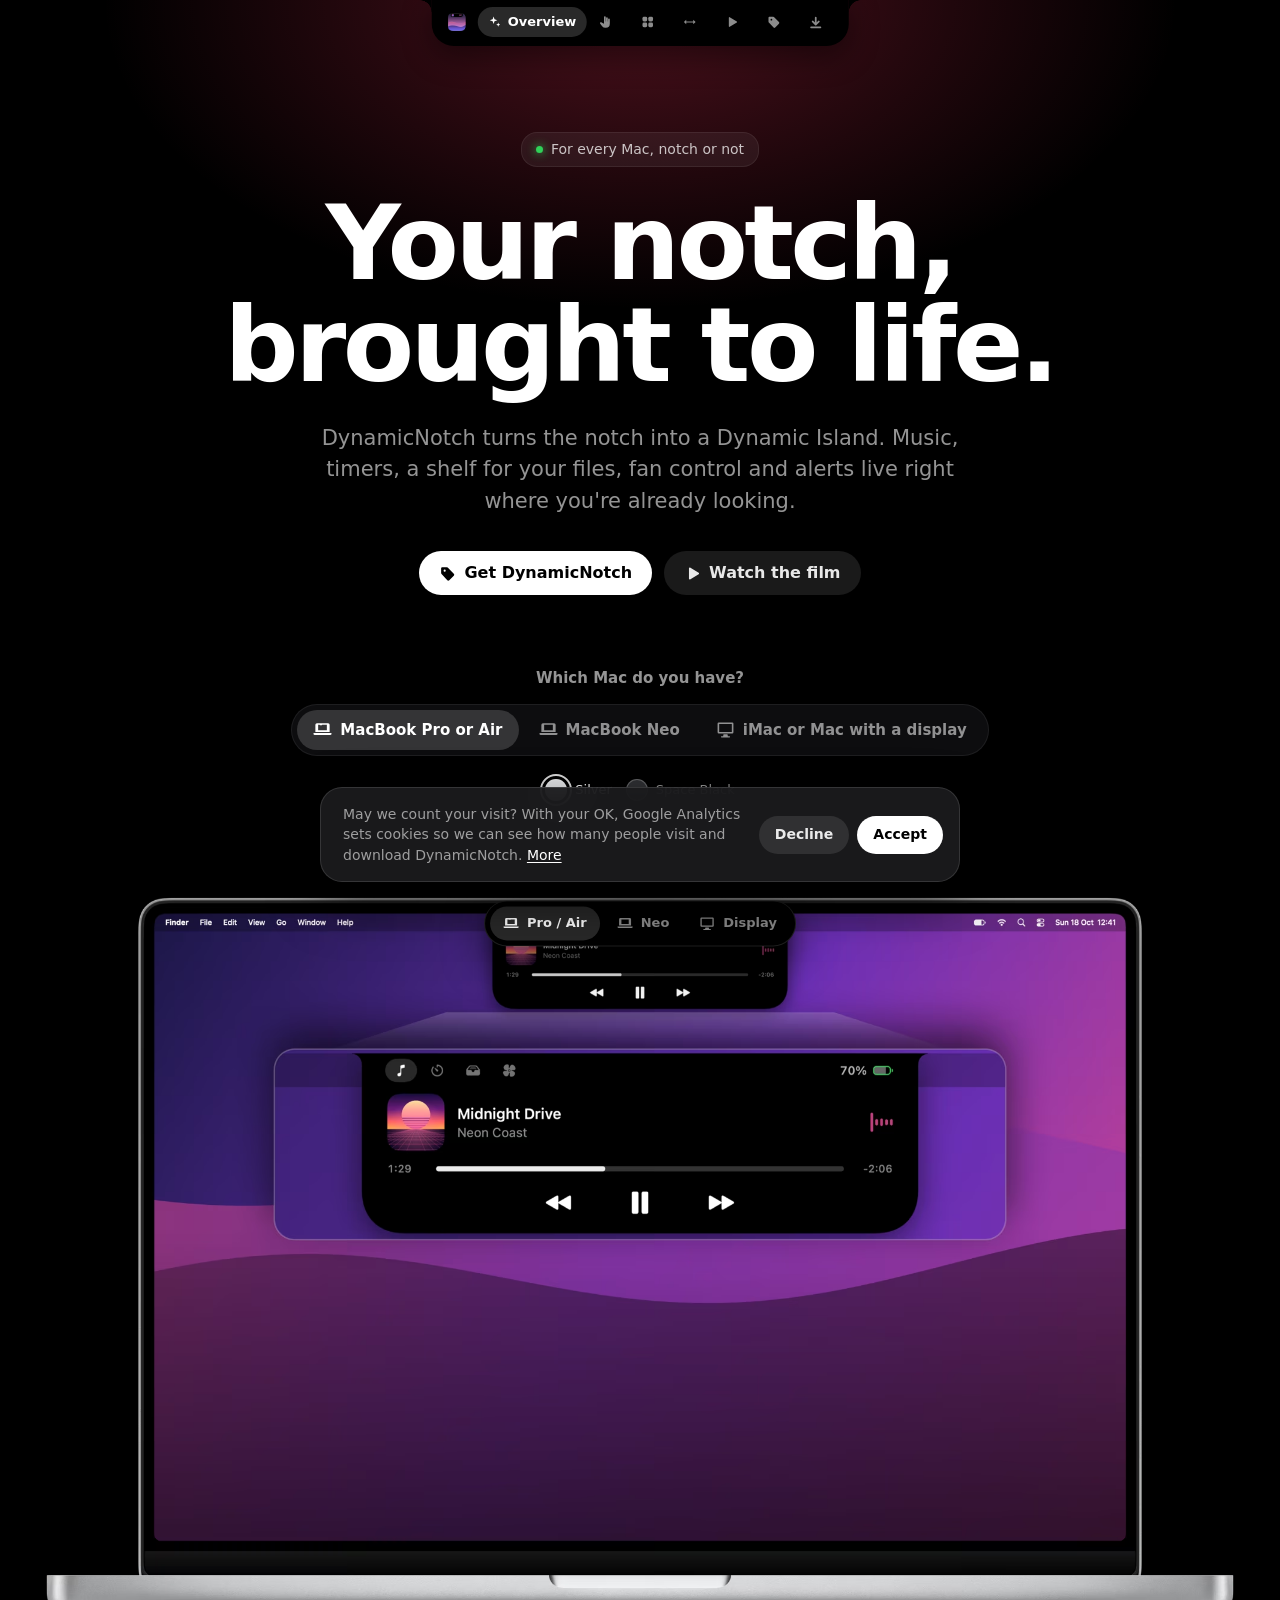
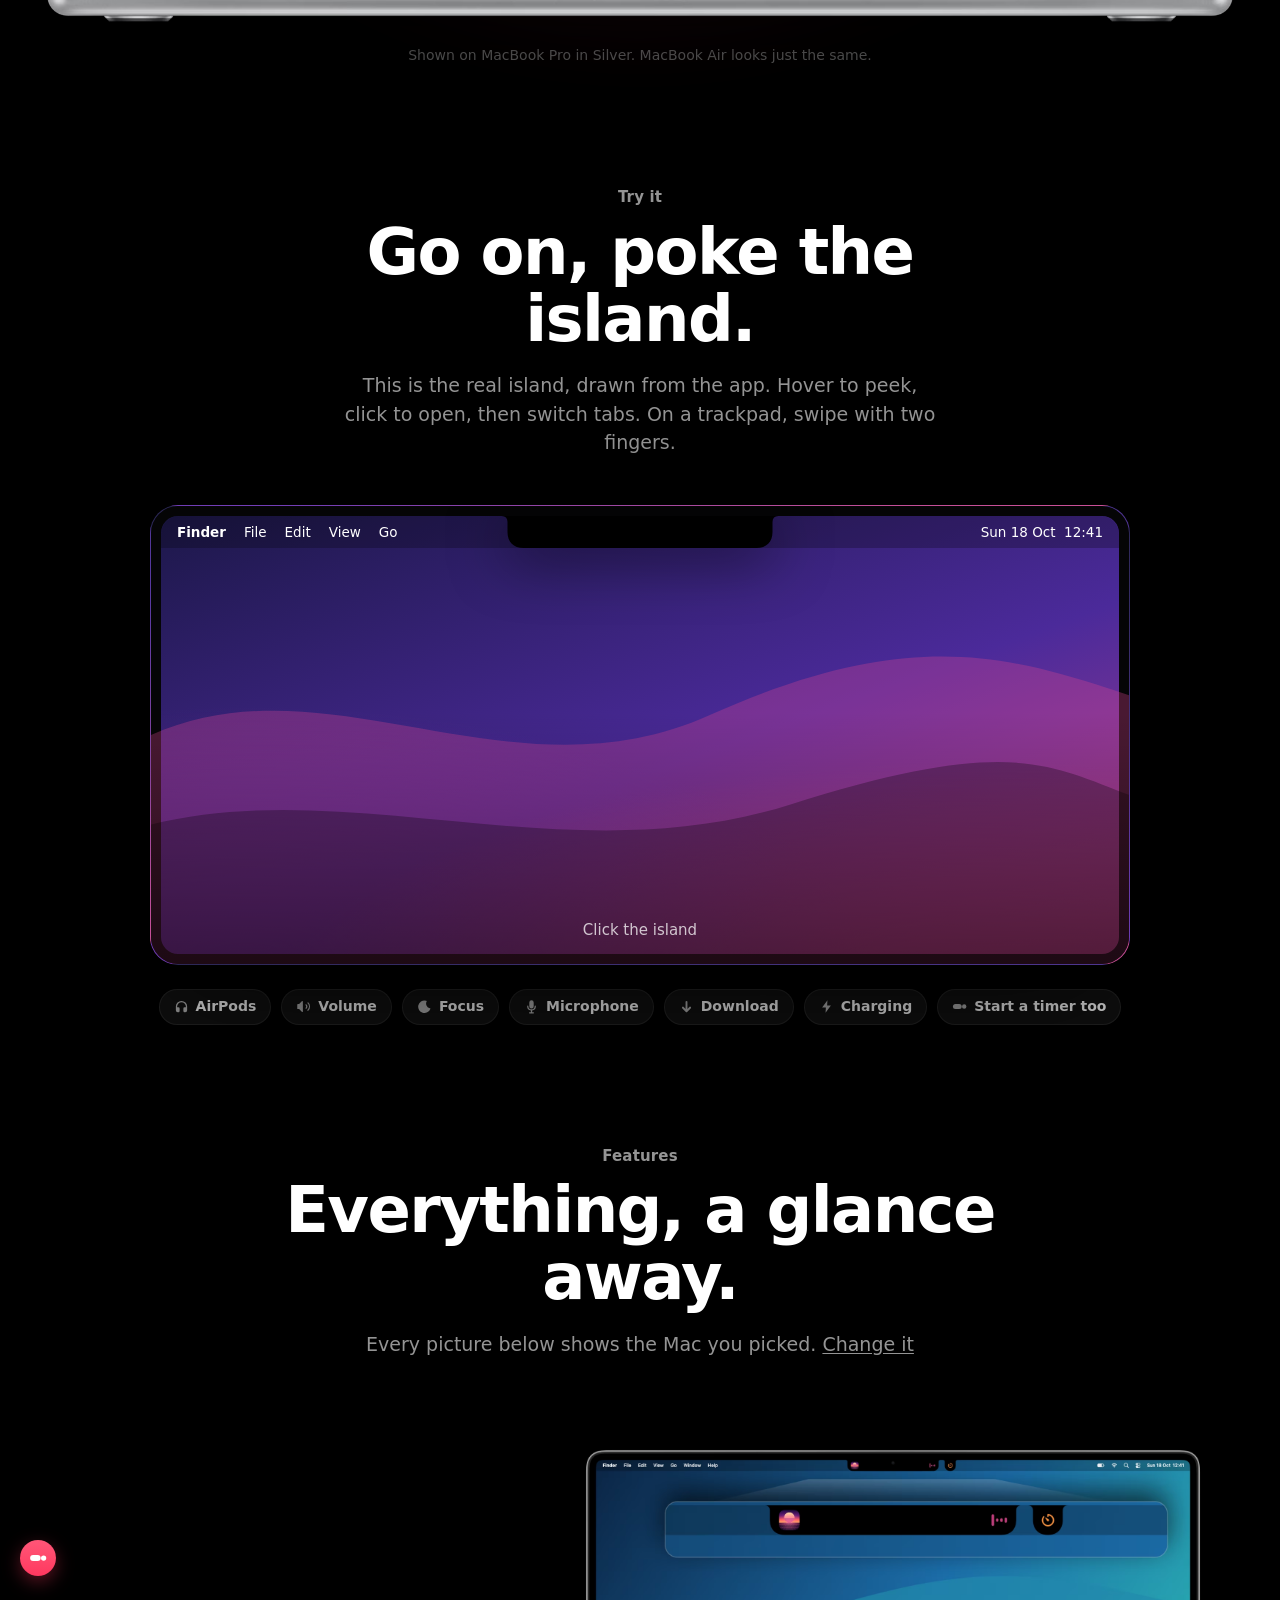
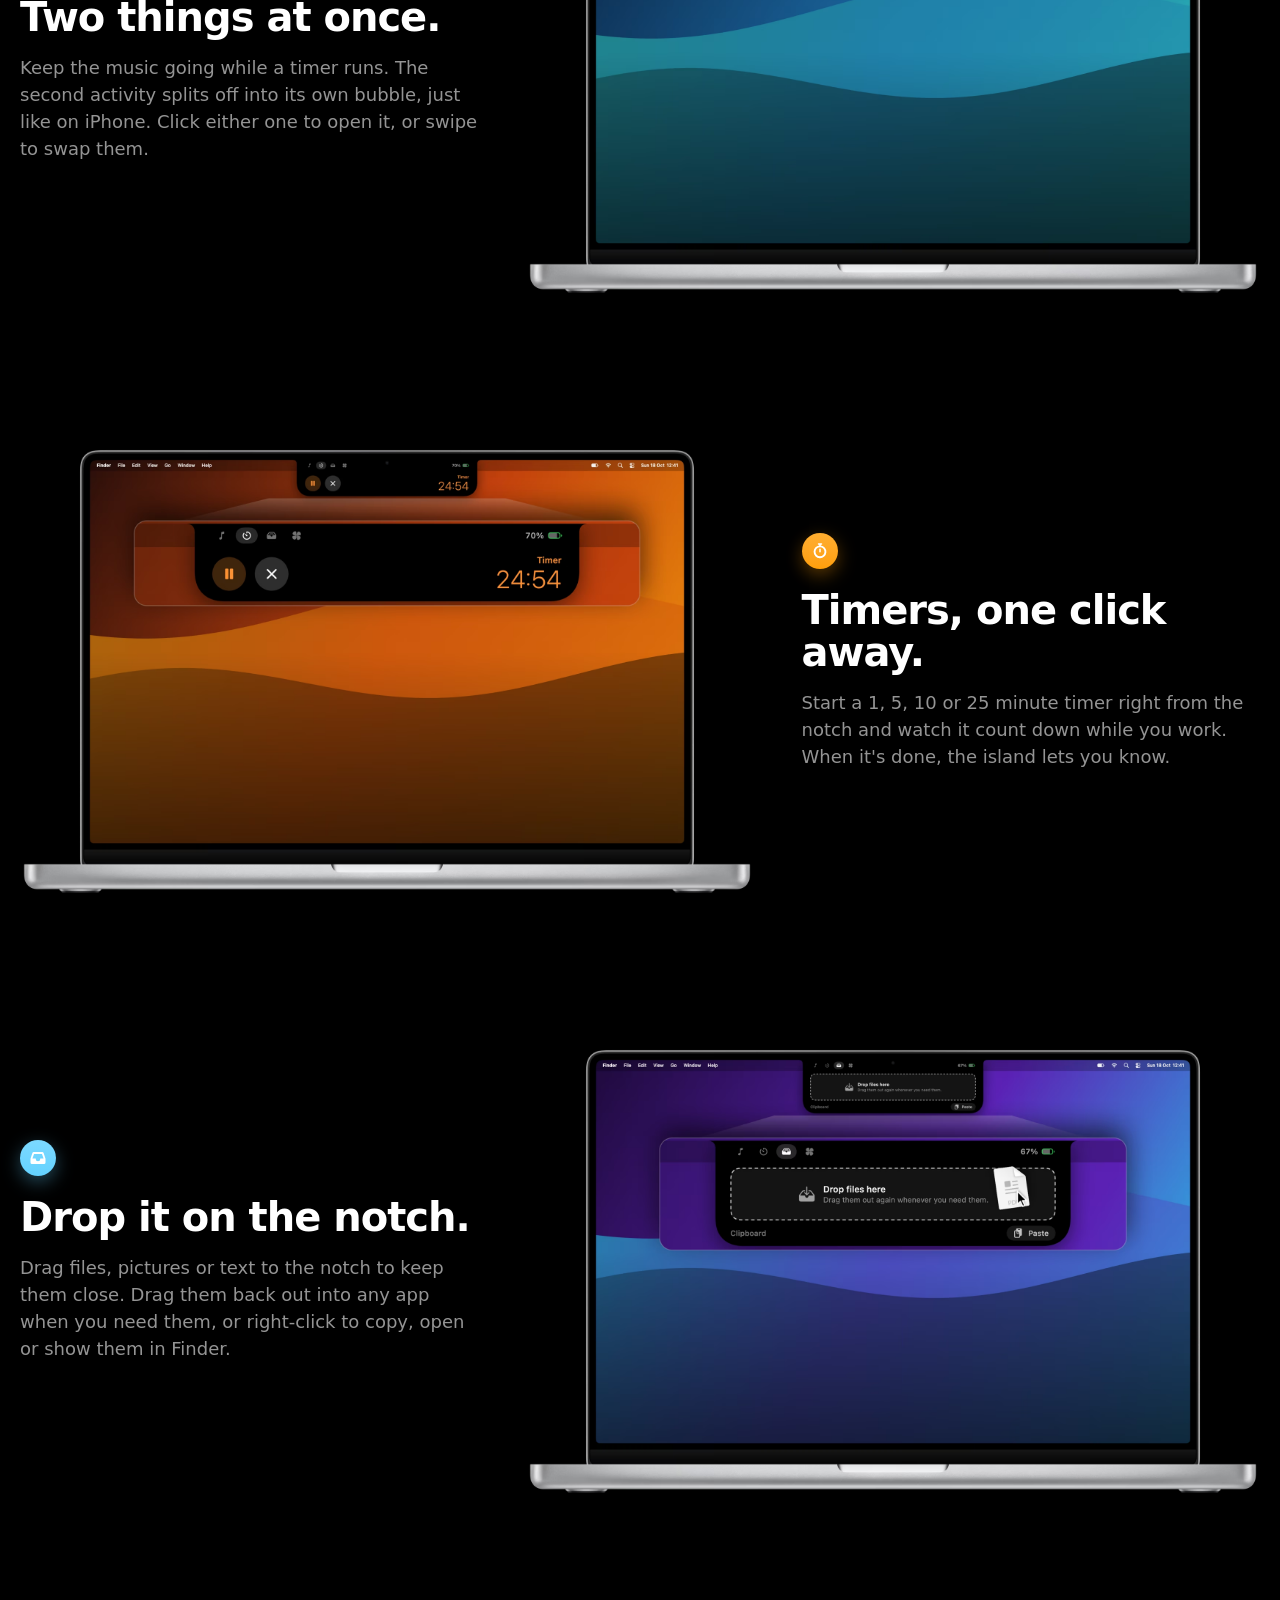
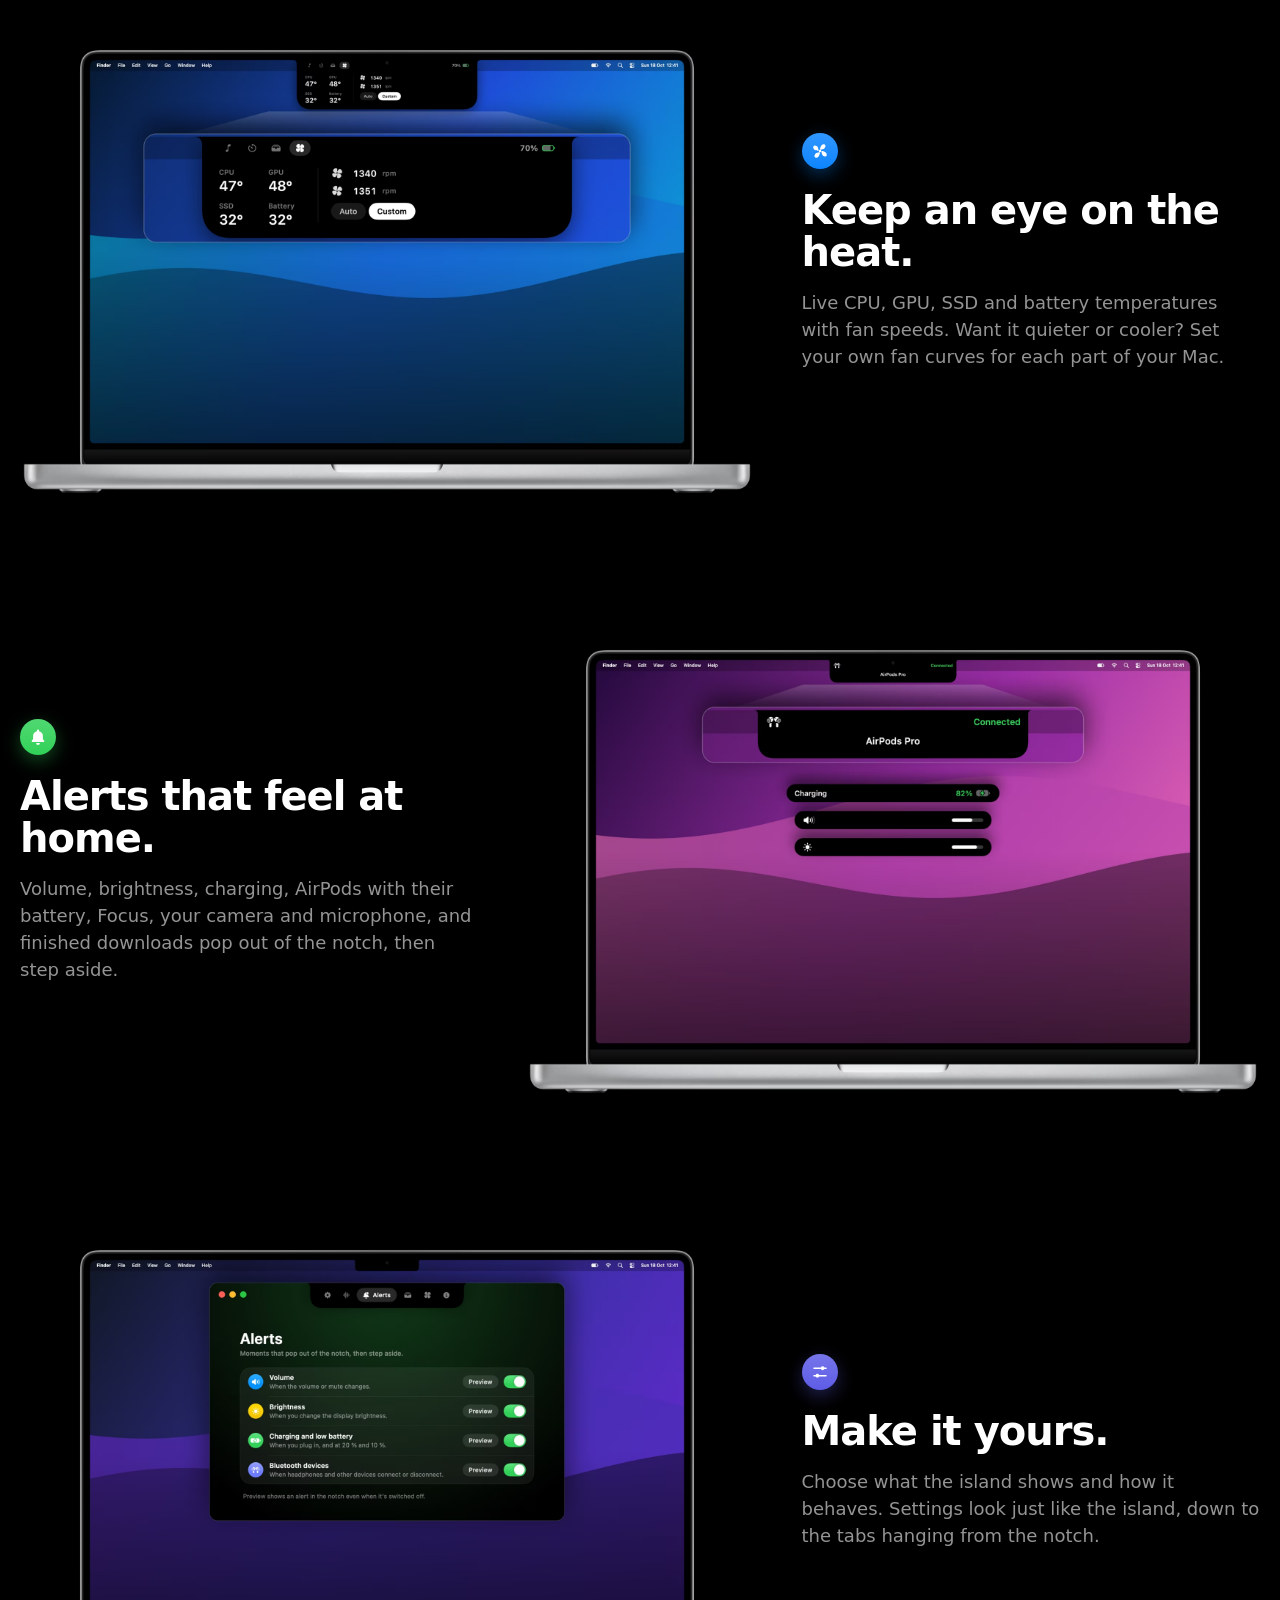
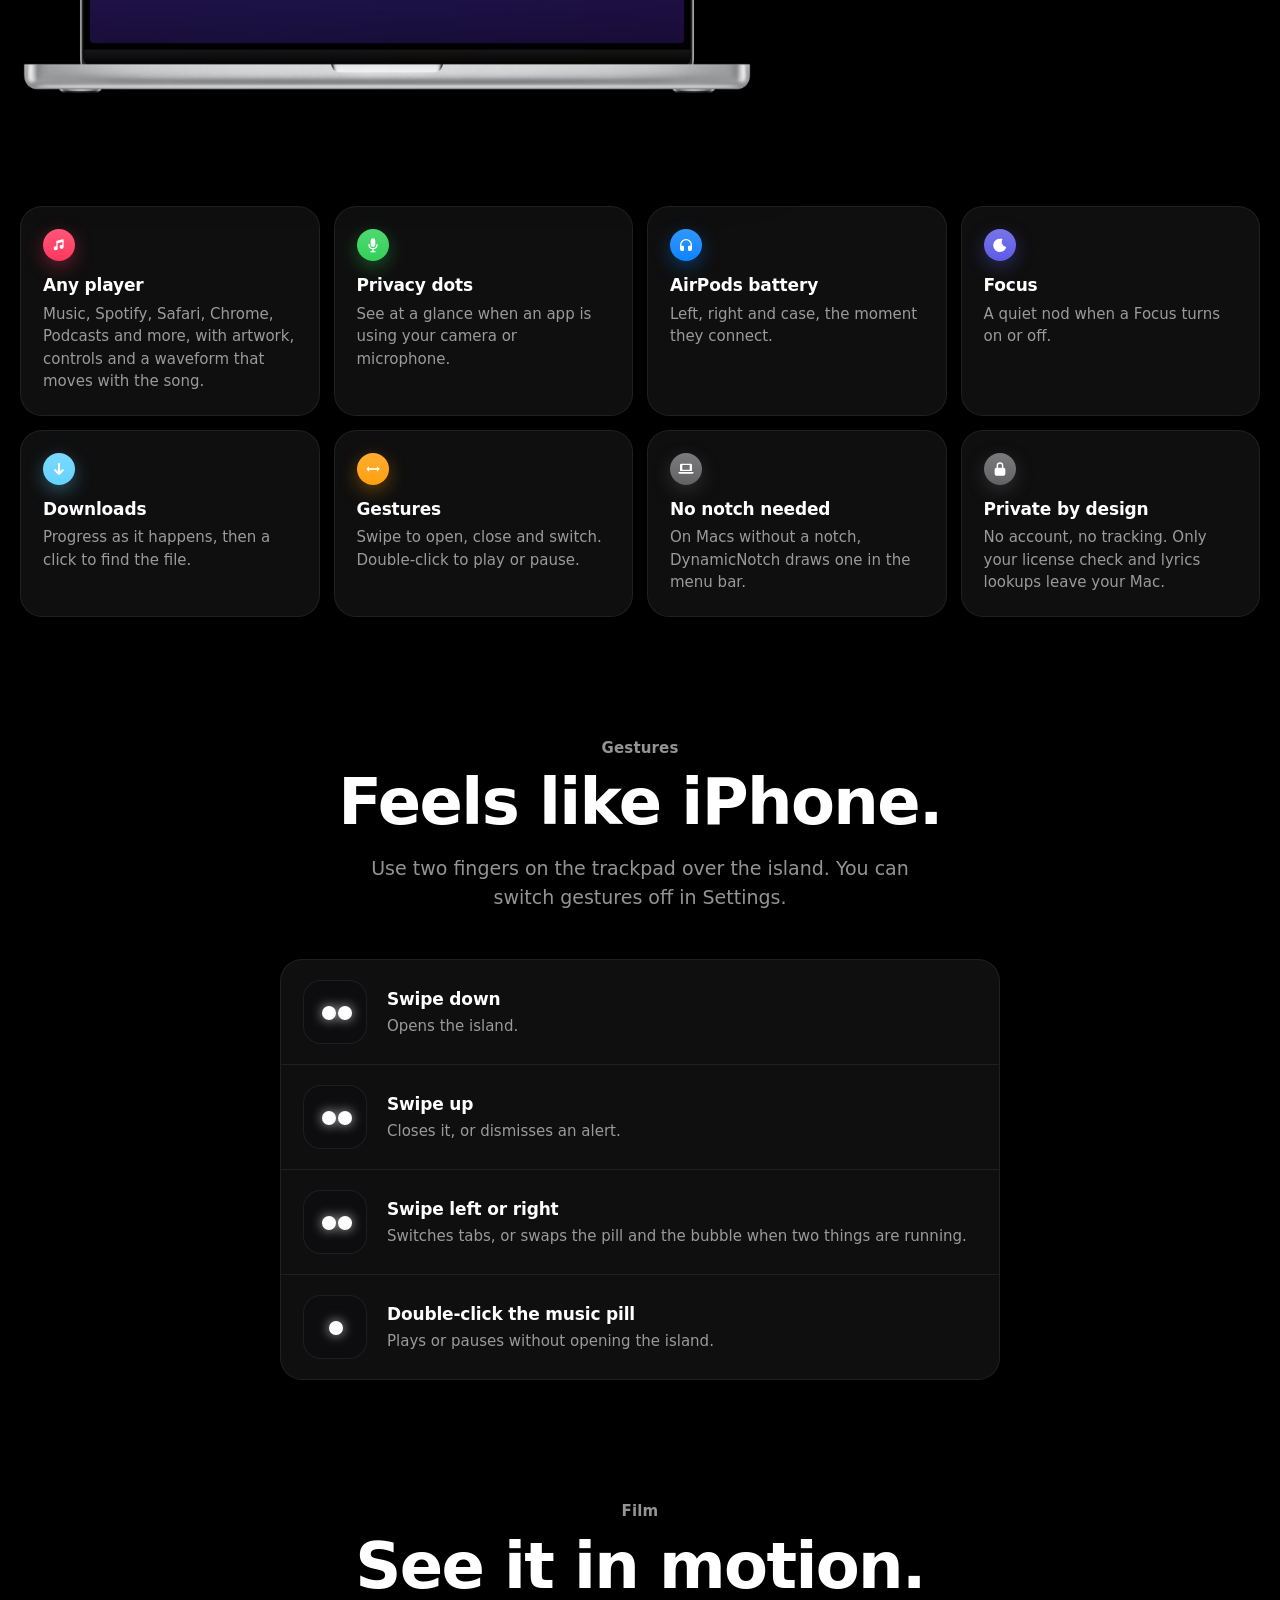
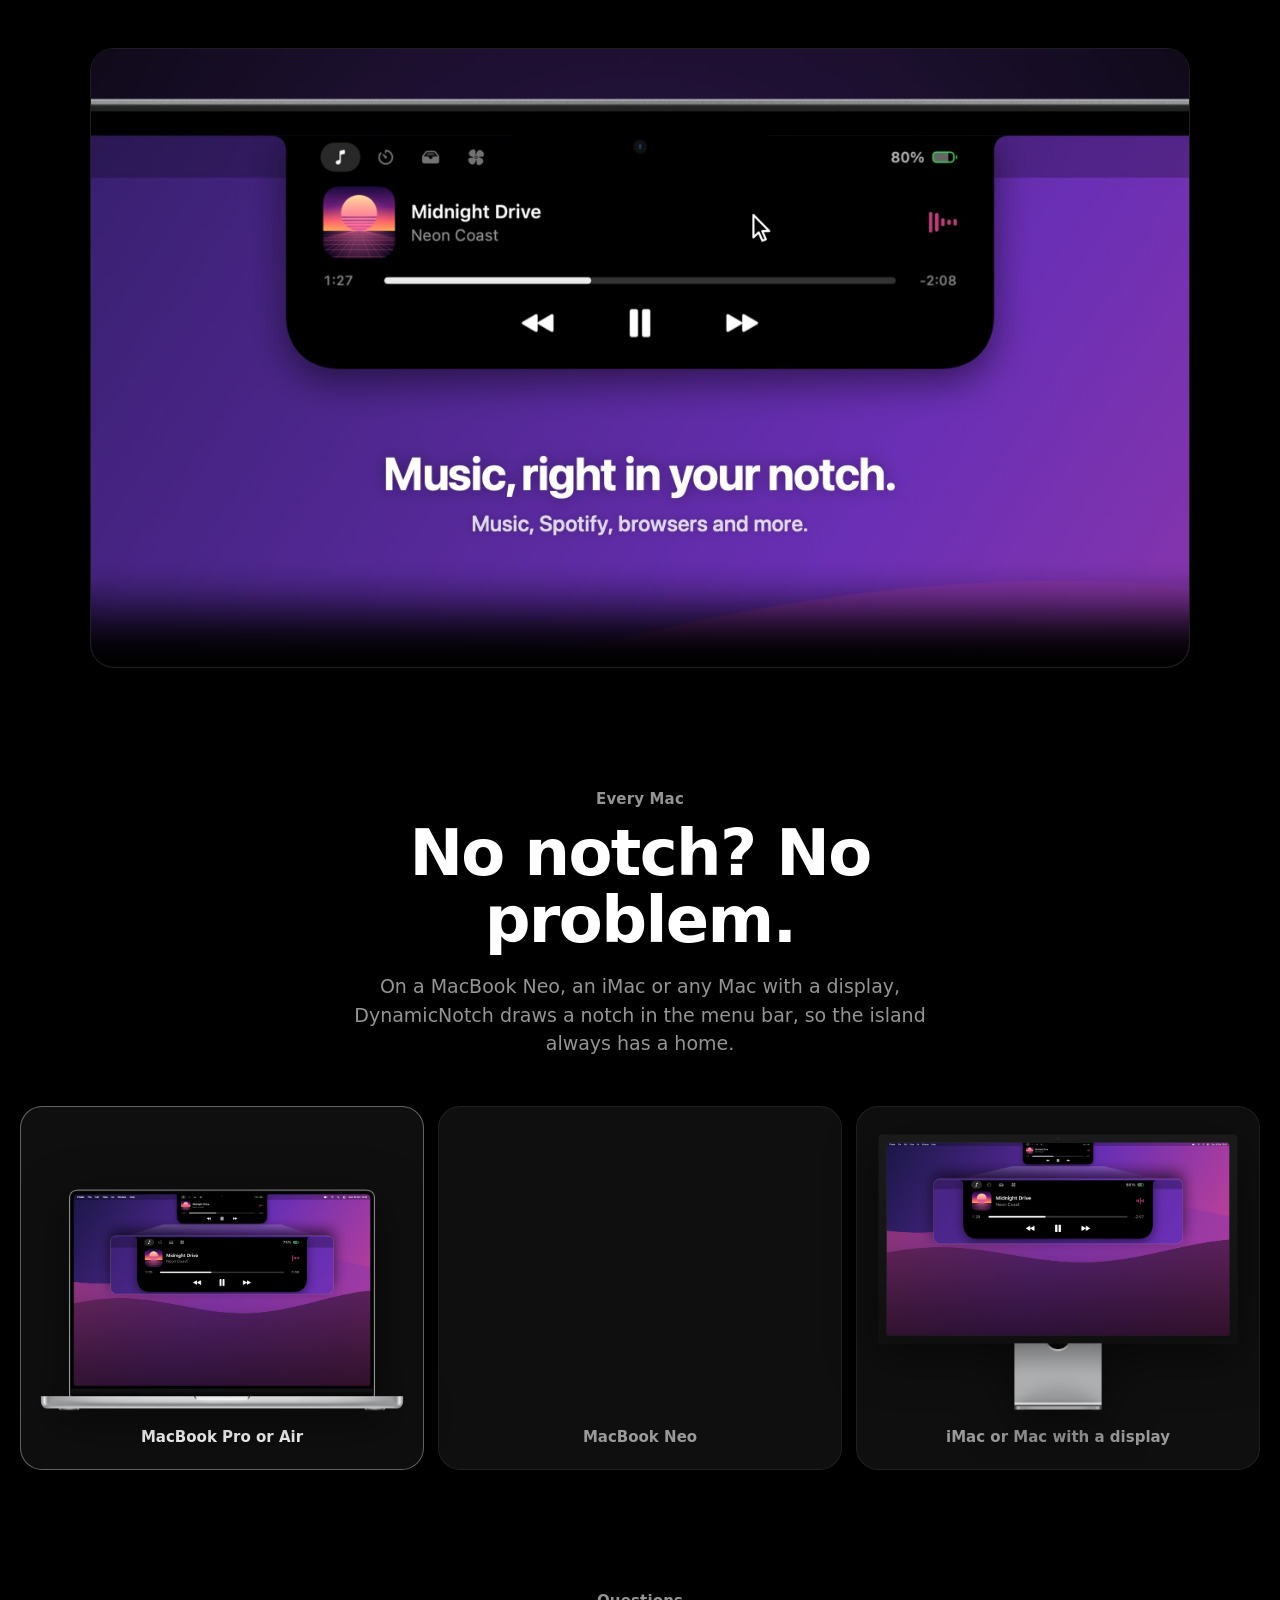
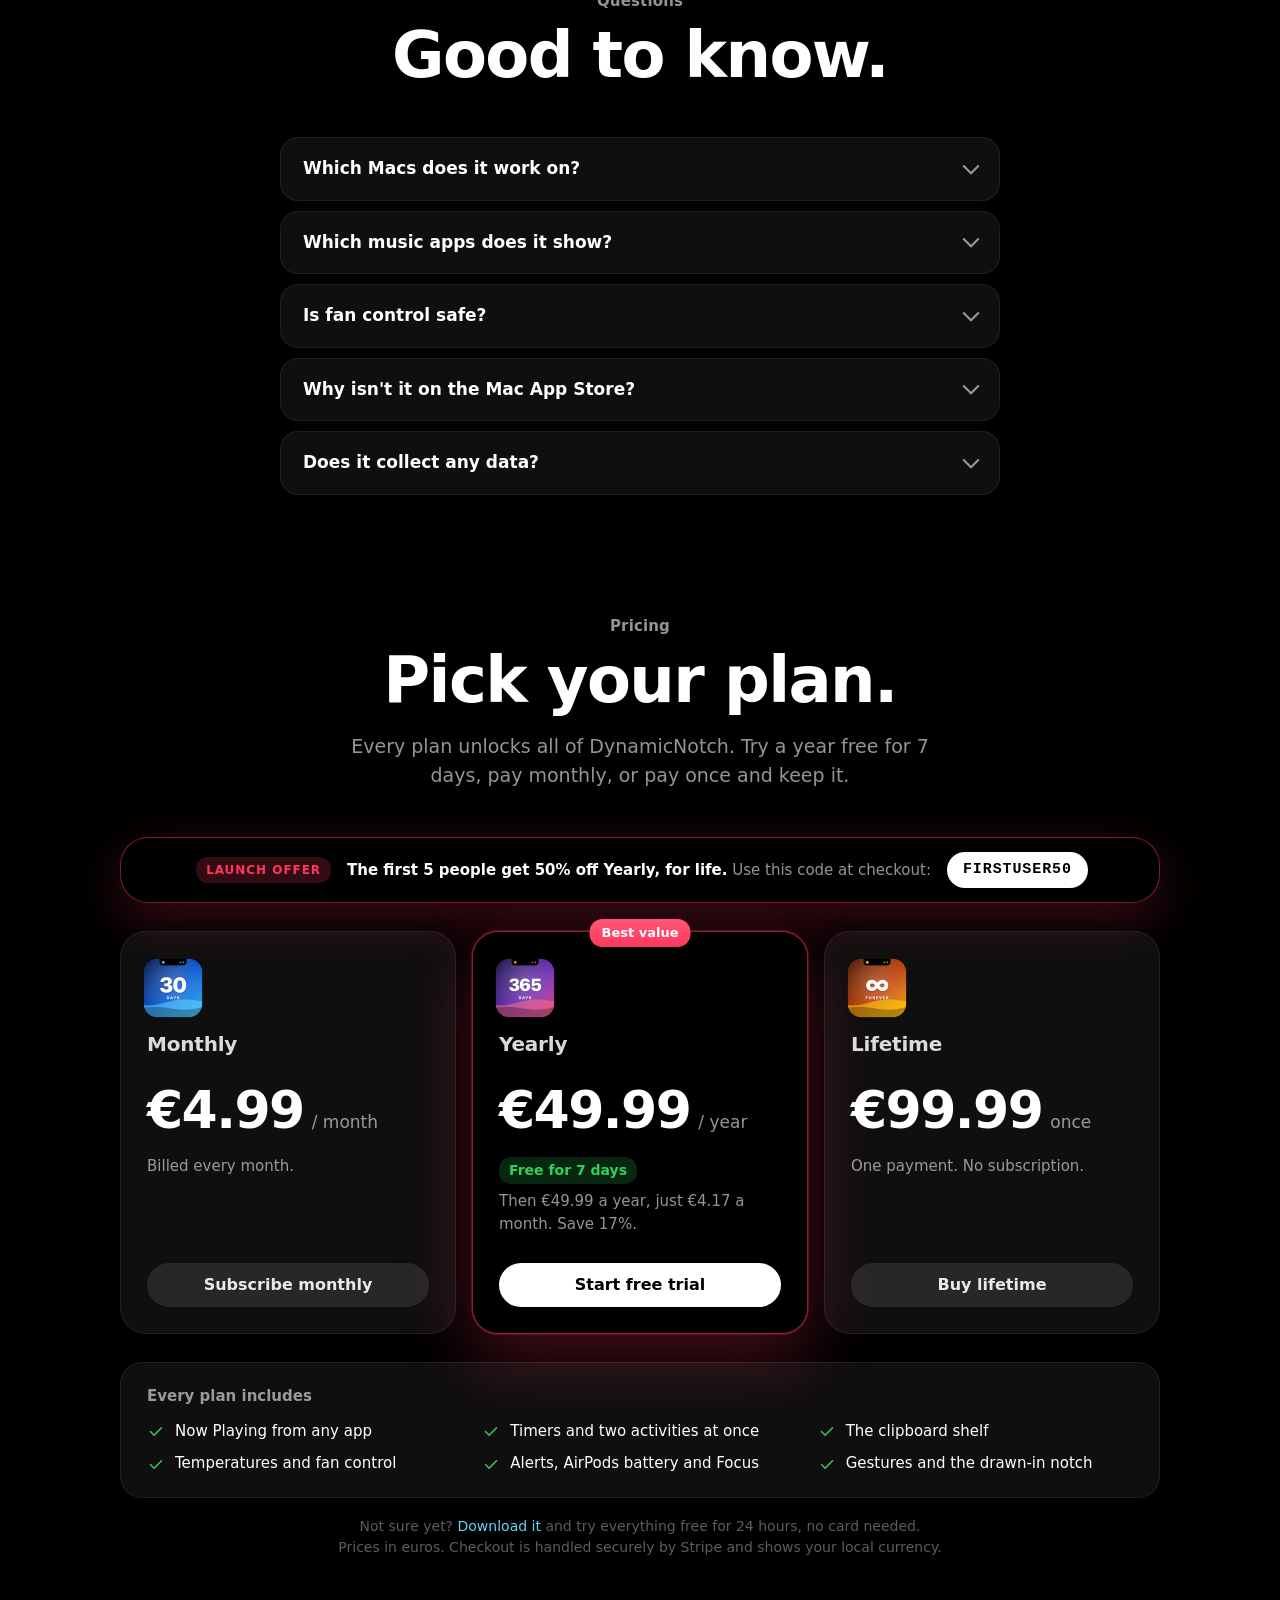
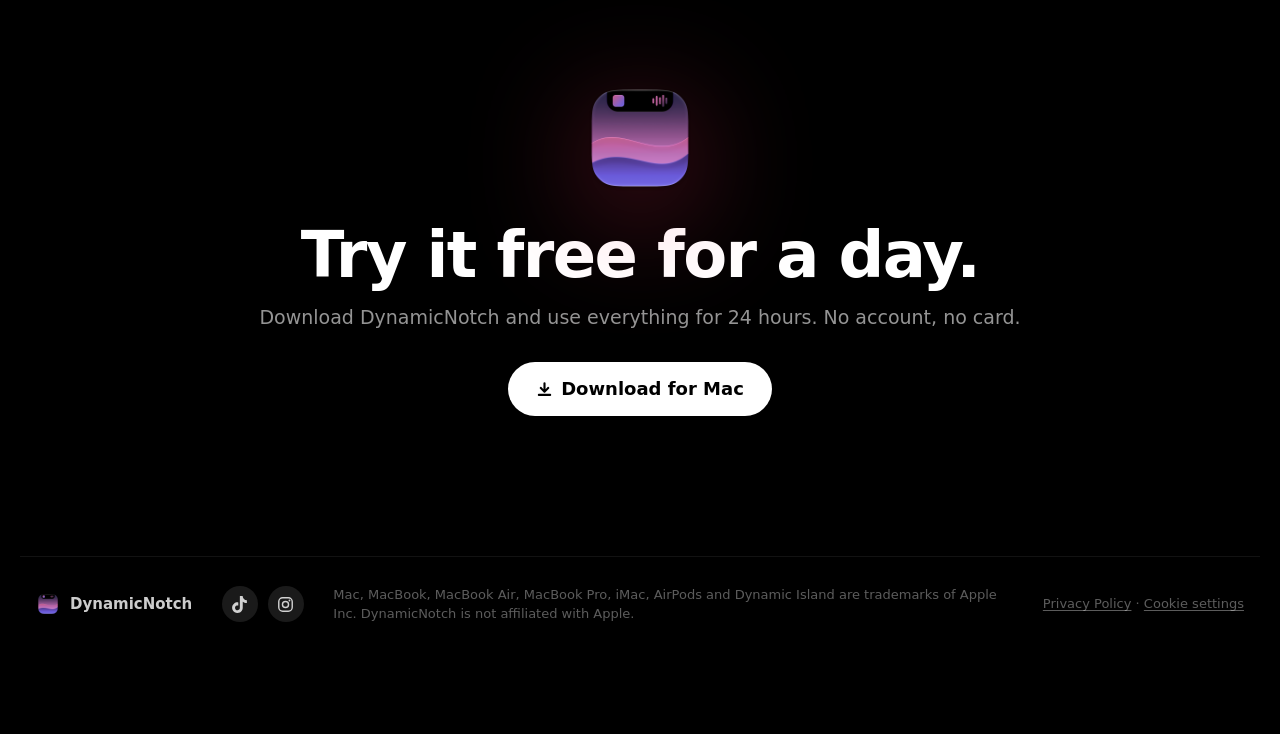
<file: index.html>
<!doctype html>
<html lang="en">
<head>
  <!-- Google Analytics counts visits only once a visitor agrees: Consent Mode starts denied unless they
       accepted before, and analytics.js asks with a banner. -->
  <script>
    window.dataLayer = window.dataLayer || [];
    function gtag(){dataLayer.push(arguments);}
    gtag('consent', 'default', {
      ad_storage: 'denied', ad_user_data: 'denied', ad_personalization: 'denied',
      analytics_storage: (() => { try { return localStorage.getItem('dn-analytics') === 'granted' ? 'granted' : 'denied'; } catch { return 'denied'; } })(),
    });
  </script>
  <!-- Google tag (gtag.js) -->
  <script async src="https://www.googletagmanager.com/gtag/js?id=G-L0THVVBFBY"></script>
  <script>
    window.dataLayer = window.dataLayer || [];
    function gtag(){dataLayer.push(arguments);}
    gtag('js', new Date());

    gtag('config', 'G-L0THVVBFBY');
  </script>
  <script src="analytics.js" defer></script>
  <meta charset="utf-8">
  <meta name="viewport" content="width=device-width, initial-scale=1, viewport-fit=cover">
  <title>DynamicNotch</title>
  <meta name="description" content="DynamicNotch turns your Mac's notch into a Dynamic Island: music, timers, a clipboard for files, fan control and alerts, right where you're already looking.">
  <meta name="theme-color" content="#000000">
  <meta name="claude:viewport-fit-sides" content="cover">
  <!-- Where the Download buttons go. -->
  <meta name="dynamicnotch:download" content="download.html">
  <meta property="og:title" content="DynamicNotch: your notch, brought to life">
  <meta property="og:description" content="The Dynamic Island, made for Mac. Music, timers, files, fans and alerts in the notch, and on Macs without one.">
  <meta property="og:image" content="assets/promo-poster.jpg">
  <link rel="icon" href="assets/favicon.png">
  <link rel="apple-touch-icon" href="assets/icon.png">
  <link rel="stylesheet" href="styles.css">
</head>
<body>
  <!-- Icons, drawn for this site. -->
  <svg width="0" height="0" style="position:absolute" aria-hidden="true">
    <defs>
      <symbol id="i-sparkles" viewBox="0 0 24 24"><path d="M10 2.5l1.6 4.9 4.9 1.6-4.9 1.6L10 15.5l-1.6-4.9L3.5 9l4.9-1.6zM18 13l.9 2.6 2.6.9-2.6.9L18 20l-.9-2.6-2.6-.9 2.6-.9z"/></symbol>
      <symbol id="i-hand" viewBox="0 0 24 24"><path d="M9 3.5a1.5 1.5 0 0 1 3 0V11h.5V5.5a1.5 1.5 0 0 1 3 0V11h.5V7.5a1.5 1.5 0 0 1 3 0V15a7 7 0 0 1-7 7h-.6a7 7 0 0 1-5.6-2.8l-3.3-4.4a1.6 1.6 0 0 1 2.4-2.1L9 15z"/></symbol>
      <symbol id="i-grid" viewBox="0 0 24 24"><rect x="3" y="3" width="8" height="8" rx="2.5"/><rect x="13" y="3" width="8" height="8" rx="2.5"/><rect x="3" y="13" width="8" height="8" rx="2.5"/><rect x="13" y="13" width="8" height="8" rx="2.5"/></symbol>
      <symbol id="i-swipe" viewBox="0 0 24 24"><path d="M2 12l4-4v3h12V8l4 4-4 4v-3H6v3z"/></symbol>
      <symbol id="i-play" viewBox="0 0 24 24"><path d="M7 4.6v14.8a1 1 0 0 0 1.5.9l12.2-7.4a1 1 0 0 0 0-1.8L8.5 3.7A1 1 0 0 0 7 4.6z"/></symbol>
      <symbol id="i-download" viewBox="0 0 24 24"><path d="M12 3a1.5 1.5 0 0 1 1.5 1.5v8.4l2.9-2.9a1.5 1.5 0 0 1 2.1 2.1l-5.5 5.5a1.5 1.5 0 0 1-2 0L5.5 12.1A1.5 1.5 0 0 1 7.6 10l2.9 2.9V4.5A1.5 1.5 0 0 1 12 3zM4 19.5h16a1.5 1.5 0 0 1 0 3H4a1.5 1.5 0 0 1 0-3z"/></symbol>
      <symbol id="i-music" viewBox="0 0 24 24"><path d="M19 3.2v11.6a3 3 0 1 1-2-2.8V7.6l-7 1.6v7.6a3 3 0 1 1-2-2.8V6.6a1 1 0 0 1 .8-1l9-2.2a1 1 0 0 1 1.2.8z"/></symbol>
      <symbol id="i-timer" viewBox="0 0 24 24"><path d="M10 1.5h4a1 1 0 0 1 0 2h-1v1.1A8.5 8.5 0 1 1 3.5 13 8.5 8.5 0 0 1 11 4.6V3.5h-1a1 1 0 0 1 0-2zM12 7a6 6 0 1 0 0 12 6 6 0 0 0 0-12zm0 1.5a1 1 0 0 1 1 1V13a1 1 0 0 1-2 0V9.5a1 1 0 0 1 1-1z"/></symbol>
      <symbol id="i-tray" viewBox="0 0 24 24"><path d="M6.4 4h11.2a2 2 0 0 1 1.9 1.4L22 13v5a2 2 0 0 1-2 2H4a2 2 0 0 1-2-2v-5l2.5-7.6A2 2 0 0 1 6.4 4zm.3 2.5L4.6 12.5H8a1 1 0 0 1 1 .8 3 3 0 0 0 6 0 1 1 0 0 1 1-.8h3.4l-2.1-6z"/></symbol>
      <symbol id="i-fan" viewBox="0 0 24 24"><path d="M12 10.2c.3-3 1.6-7.7 5.3-7.2 3 .4 2.6 4.7-.6 6.2-1.4.7-3 .9-4.7 1zM13.8 12c3 .3 7.7 1.6 7.2 5.3-.4 3-4.7 2.6-6.2-.6-.7-1.4-.9-3-1-4.7zM12 13.8c-.3 3-1.6 7.7-5.3 7.2-3-.4-2.6-4.7.6-6.2 1.4-.7 3-.9 4.7-1zM10.2 12c-3-.3-7.7-1.6-7.2-5.3.4-3 4.7-2.6 6.2.6.7 1.4.9 3 1 4.7z"/><circle cx="12" cy="12" r="1.6"/></symbol>
      <symbol id="i-bell" viewBox="0 0 24 24"><path d="M12 2a1.5 1.5 0 0 1 1.5 1.5v.7A6.5 6.5 0 0 1 18.5 10.5v4l1.8 2.4a1 1 0 0 1-.8 1.6h-15a1 1 0 0 1-.8-1.6l1.8-2.4v-4a6.5 6.5 0 0 1 5-6.3v-.7A1.5 1.5 0 0 1 12 2zm-2.5 18h5a2.5 2.5 0 0 1-5 0z"/></symbol>
      <symbol id="i-sliders" viewBox="0 0 24 24"><path d="M4 6h9.2a2.5 2.5 0 0 1 4.6 0H20a1 1 0 0 1 0 2h-2.2a2.5 2.5 0 0 1-4.6 0H4a1 1 0 0 1 0-2zm0 10h2.2a2.5 2.5 0 0 1 4.6 0H20a1 1 0 0 1 0 2h-9.2a2.5 2.5 0 0 1-4.6 0H4a1 1 0 0 1 0-2z"/></symbol>
      <symbol id="i-headphones" viewBox="0 0 24 24"><path d="M12 3a9 9 0 0 1 9 9v6a3 3 0 0 1-3 3h-1a2 2 0 0 1-2-2v-4a2 2 0 0 1 2-2h2v-1a7 7 0 0 0-14 0v1h2a2 2 0 0 1 2 2v4a2 2 0 0 1-2 2H6a3 3 0 0 1-3-3v-6a9 9 0 0 1 9-9z"/></symbol>
      <symbol id="i-moon" viewBox="0 0 24 24"><path d="M14.5 2.6a1 1 0 0 1 .9 1.4A7.5 7.5 0 0 0 20 14.6a1 1 0 0 1 1.3 1.3A10 10 0 1 1 13.6 2.6a1 1 0 0 1 .9 0z"/></symbol>
      <symbol id="i-mic" viewBox="0 0 24 24"><path d="M12 2a3.5 3.5 0 0 1 3.5 3.5v6a3.5 3.5 0 0 1-7 0v-6A3.5 3.5 0 0 1 12 2zM6 10.5a1 1 0 0 1 1 1 5 5 0 0 0 10 0 1 1 0 0 1 2 0 7 7 0 0 1-6 6.9V21h2a1 1 0 0 1 0 2H9a1 1 0 0 1 0-2h2v-2.6a7 7 0 0 1-6-6.9 1 1 0 0 1 1-1z"/></symbol>
      <symbol id="i-arrow-down" viewBox="0 0 24 24"><path d="M12 3a1.5 1.5 0 0 1 1.5 1.5v11.4l3.4-3.4a1.5 1.5 0 0 1 2.1 2.1l-6 6a1.5 1.5 0 0 1-2 0l-6-6a1.5 1.5 0 0 1 2.1-2.1l3.4 3.4V4.5A1.5 1.5 0 0 1 12 3z"/></symbol>
      <symbol id="i-volume" viewBox="0 0 24 24"><path d="M11 4.2v15.6a1 1 0 0 1-1.7.7L5 16H3a1 1 0 0 1-1-1V9a1 1 0 0 1 1-1h2l4.3-4.5a1 1 0 0 1 1.7.7zM15.5 8.5a1 1 0 0 1 1.4.1 5.3 5.3 0 0 1 0 6.8 1 1 0 0 1-1.5-1.3 3.3 3.3 0 0 0 0-4.2 1 1 0 0 1 .1-1.4zm3-3a1 1 0 0 1 1.4 0 9.5 9.5 0 0 1 0 13 1 1 0 1 1-1.4-1.4 7.5 7.5 0 0 0 0-10.2 1 1 0 0 1 0-1.4z"/></symbol>
      <symbol id="i-bolt" viewBox="0 0 24 24"><path d="M13.5 2 5 13.5h6L10.5 22 19 10.5h-6z"/></symbol>
      <symbol id="i-pair" viewBox="0 0 24 24"><rect x="1.5" y="8" width="14" height="8" rx="4"/><circle cx="19.5" cy="12" r="3.5"/></symbol>
      <symbol id="i-laptop" viewBox="0 0 24 24"><path d="M5 4h14a2 2 0 0 1 2 2v9H3V6a2 2 0 0 1 2-2zm1.5 2v7h11V6H11.6a.6.6 0 0 1-.6.6h-2a.6.6 0 0 1-.6-.6zM1 16.5h22a.5.5 0 0 1 .5.5 2 2 0 0 1-2 2h-19a2 2 0 0 1-2-2 .5.5 0 0 1 .5-.5z"/></symbol>
      <symbol id="i-laptop-plain" viewBox="0 0 24 24"><path d="M5 4h14a2 2 0 0 1 2 2v9H3V6a2 2 0 0 1 2-2zm1.5 2v7h11V6zM1 16.5h22a.5.5 0 0 1 .5.5 2 2 0 0 1-2 2h-19a2 2 0 0 1-2-2 .5.5 0 0 1 .5-.5z"/></symbol>
      <symbol id="i-display" viewBox="0 0 24 24"><path d="M3.5 3h17A1.5 1.5 0 0 1 22 4.5v11a1.5 1.5 0 0 1-1.5 1.5h-17A1.5 1.5 0 0 1 2 15.5v-11A1.5 1.5 0 0 1 3.5 3zM4 5v10h16V5zm5.5 13h5l.5 2.5h2a.75.75 0 0 1 0 1.5H7a.75.75 0 0 1 0-1.5h2z"/></symbol>
      <symbol id="i-lock" viewBox="0 0 24 24"><path d="M12 2a5 5 0 0 1 5 5v3h.5A2.5 2.5 0 0 1 20 12.5v7a2.5 2.5 0 0 1-2.5 2.5h-11A2.5 2.5 0 0 1 4 19.5v-7A2.5 2.5 0 0 1 6.5 10H7V7a5 5 0 0 1 5-5zm0 2a3 3 0 0 0-3 3v3h6V7a3 3 0 0 0-3-3z"/></symbol>
      <symbol id="i-power" viewBox="0 0 24 24"><path d="M12 2a1 1 0 0 1 1 1v8a1 1 0 0 1-2 0V3a1 1 0 0 1 1-1zM7.1 5.3a1 1 0 0 1-.1 1.4 7 7 0 1 0 10 0 1 1 0 1 1 1.3-1.5 9 9 0 1 1-12.6 0 1 1 0 0 1 1.4.1z"/></symbol>
      <symbol id="i-tag" viewBox="0 0 24 24"><path d="M3 4.5A1.5 1.5 0 0 1 4.5 3h6.4a2 2 0 0 1 1.4.6l8.6 8.6a2 2 0 0 1 0 2.8l-6.4 6.4a2 2 0 0 1-2.8 0L3.6 12.8a2 2 0 0 1-.6-1.4zM8 6.5a1.5 1.5 0 1 0 0 3 1.5 1.5 0 0 0 0-3z"/></symbol>
      <symbol id="i-check" viewBox="0 0 24 24"><path d="M9.5 16.2 5.3 12a1 1 0 0 0-1.4 1.4l4.9 4.9a1 1 0 0 0 1.4 0L20.1 8.4A1 1 0 0 0 18.7 7z"/></symbol>
      <symbol id="i-chevron" viewBox="0 0 24 24"><path d="M8.3 9.3a1 1 0 0 1 1.4 0L12 11.6l2.3-2.3a1 1 0 1 1 1.4 1.4l-3 3a1 1 0 0 1-1.4 0l-3-3a1 1 0 0 1 0-1.4z"/></symbol>
    </defs>
  </svg>

  <div class="glow" aria-hidden="true"></div>

  <!-- The navigation: a notch hanging from the top, like the app's own tab bar. -->
  <nav class="notch-bar" aria-label="Sections">
    <a class="notch-brand" href="#top" aria-label="DynamicNotch"><img src="assets/icon.png" alt="" width="22" height="22"></a>
    <a class="notch-tab" href="#top" data-nav="top"><svg><use href="#i-sparkles"/></svg><span>Overview</span></a>
    <a class="notch-tab" href="#try" data-nav="try"><svg><use href="#i-hand"/></svg><span>Try it</span></a>
    <a class="notch-tab" href="#features" data-nav="features"><svg><use href="#i-grid"/></svg><span>Features</span></a>
    <a class="notch-tab" href="#gestures" data-nav="gestures"><svg><use href="#i-swipe"/></svg><span>Gestures</span></a>
    <a class="notch-tab" href="#film" data-nav="film"><svg><use href="#i-play"/></svg><span>Film</span></a>
    <a class="notch-tab" href="#pricing" data-nav="pricing"><svg><use href="#i-tag"/></svg><span>Pricing</span></a>
    <a class="notch-tab" href="download.html"><svg><use href="#i-download"/></svg><span>Download</span></a>
  </nav>

  <main>
    <!-- Overview -->
    <section class="hero" id="top" data-accent="pink">
      <p class="eyebrow"><span class="dot"></span>For every Mac, notch or not</p>
      <h1>Your notch,<br>brought to life.</h1>
      <p class="lede">DynamicNotch turns the notch into a Dynamic Island. Music, timers, a shelf for your files, fan control and alerts live right where you're already looking.</p>
      <div class="actions">
        <a class="button primary" href="#pricing"><svg><use href="#i-tag"/></svg>Get DynamicNotch</a>
        <a class="button" href="#film"><svg><use href="#i-play"/></svg>Watch the film</a>
      </div>

      <div class="picker" id="picker">
        <p class="picker-label">Which Mac do you have?</p>
        <div class="segmented" role="radiogroup" aria-label="Your Mac">
          <button role="radio" data-device="pro"><svg><use href="#i-laptop"/></svg><span>MacBook Pro or Air</span></button>
          <button role="radio" data-device="neo"><svg><use href="#i-laptop-plain"/></svg><span>MacBook Neo</span></button>
          <button role="radio" data-device="display"><svg><use href="#i-display"/></svg><span>iMac or Mac with a display</span></button>
        </div>
        <div class="finishes" role="radiogroup" aria-label="Finish"></div>
      </div>

      <figure class="device hero-device">
        <img data-render="01-now-playing" alt="DynamicNotch showing Now Playing in the notch" width="2000" height="1336" fetchpriority="high">
        <figcaption class="device-caption"></figcaption>
      </figure>
    </section>

    <!-- Live island -->
    <section class="try" id="try" data-accent="purple">
      <header class="section-head">
        <p class="kicker">Try it</p>
        <h2>Go on, poke the island.</h2>
        <p>This is the real island, drawn from the app. Hover to peek, click to open, then switch tabs. On a trackpad, swipe with two fingers.</p>
      </header>
      <div class="screen" id="screen">
        <svg class="waves" viewBox="0 0 980 460" preserveAspectRatio="none" aria-hidden="true">
          <path d="M0 230 C 180 150, 360 300, 560 210 S 860 150, 980 190 V460 H0Z" fill="rgba(217,70,143,0.32)"/>
          <path d="M0 320 C 200 270, 420 370, 640 300 S 900 260, 980 290 V460 H0Z" fill="rgba(0,0,0,0.28)"/>
        </svg>
        <div class="menubar" aria-hidden="true">
          <span class="menu-app">Finder</span><span class="hide-xs">File</span><span class="hide-xs">Edit</span><span class="hide-sm">View</span><span class="hide-sm">Go</span>
          <span class="menu-right">Sun 18 Oct&nbsp;&nbsp;12:41</span>
        </div>
        <div class="island" id="island" tabindex="0" role="application" aria-label="Interactive island. Arrow keys switch tabs; up closes, down opens."></div>
        <p class="screen-hint" id="hint">Click the island</p>
      </div>
      <div class="chips" aria-label="Show an alert">
        <button class="chip" data-alert="airpods"><svg><use href="#i-headphones"/></svg>AirPods</button>
        <button class="chip" data-alert="volume"><svg><use href="#i-volume"/></svg>Volume</button>
        <button class="chip" data-alert="focus"><svg><use href="#i-moon"/></svg>Focus</button>
        <button class="chip" data-alert="mic"><svg><use href="#i-mic"/></svg>Microphone</button>
        <button class="chip" data-alert="downloaded"><svg><use href="#i-arrow-down"/></svg>Download</button>
        <button class="chip" data-alert="charging"><svg><use href="#i-bolt"/></svg>Charging</button>
        <button class="chip toggle" id="pair" aria-pressed="false"><svg><use href="#i-pair"/></svg>Start a timer too</button>
      </div>
    </section>

    <!-- Features, each shown on your Mac -->
    <section class="features" id="features" data-accent="pink">
      <header class="section-head">
        <p class="kicker">Features</p>
        <h2>Everything, a glance away.</h2>
        <p>Every picture below shows the Mac you picked. <button class="link" data-scroll-picker>Change it</button></p>
      </header>

      <article class="feature" data-accent="pink">
        <div class="feature-text">
          <span class="badge pink"><svg><use href="#i-pair"/></svg></span>
          <h3>Two things at once.</h3>
          <p>Keep the music going while a timer runs. The second activity splits off into its own bubble, just like on iPhone. Click either one to open it, or swipe to swap them.</p>
        </div>
        <figure class="device"><img data-render="02-two-activities" alt="Music and a timer side by side in the notch" loading="lazy" width="2000" height="1336"></figure>
      </article>

      <article class="feature" data-accent="orange">
        <div class="feature-text">
          <span class="badge orange"><svg><use href="#i-timer"/></svg></span>
          <h3>Timers, one click away.</h3>
          <p>Start a 1, 5, 10 or 25 minute timer right from the notch and watch it count down while you work. When it's done, the island lets you know.</p>
        </div>
        <figure class="device"><img data-render="03-timer" alt="A timer counting down in the open island" loading="lazy" width="2000" height="1336"></figure>
      </article>

      <article class="feature" data-accent="cyan">
        <div class="feature-text">
          <span class="badge cyan"><svg><use href="#i-tray"/></svg></span>
          <h3>Drop it on the notch.</h3>
          <p>Drag files, pictures or text to the notch to keep them close. Drag them back out into any app when you need them, or right-click to copy, open or show them in Finder.</p>
        </div>
        <figure class="device"><img data-render="09-clipboard-drop" alt="A file being dropped onto the clipboard shelf in the notch" loading="lazy" width="2000" height="1336"></figure>
      </article>

      <article class="feature" data-accent="blue">
        <div class="feature-text">
          <span class="badge blue"><svg><use href="#i-fan"/></svg></span>
          <h3>Keep an eye on the heat.</h3>
          <p>Live CPU, GPU, SSD and battery temperatures with fan speeds. Want it quieter or cooler? Set your own fan curves for each part of your Mac.</p>
        </div>
        <figure class="device"><img data-render="04-fans" alt="Temperatures and fan speeds in the open island" loading="lazy" width="2000" height="1336"></figure>
      </article>

      <article class="feature" data-accent="green">
        <div class="feature-text">
          <span class="badge green"><svg><use href="#i-bell"/></svg></span>
          <h3>Alerts that feel at home.</h3>
          <p>Volume, brightness, charging, AirPods with their battery, Focus, your camera and microphone, and finished downloads pop out of the notch, then step aside.</p>
        </div>
        <figure class="device"><img data-render="05-alerts" alt="AirPods, charging, volume and brightness alerts" loading="lazy" width="2000" height="1336"></figure>
      </article>

      <article class="feature" data-accent="indigo">
        <div class="feature-text">
          <span class="badge indigo"><svg><use href="#i-sliders"/></svg></span>
          <h3>Make it yours.</h3>
          <p>Choose what the island shows and how it behaves. Settings look just like the island, down to the tabs hanging from the notch.</p>
        </div>
        <figure class="device"><img data-render="06-settings" alt="The DynamicNotch Settings window" loading="lazy" width="2000" height="1336"></figure>
      </article>

      <div class="cards">
        <div class="card"><span class="badge pink"><svg><use href="#i-music"/></svg></span><h4>Any player</h4><p>Music, Spotify, Safari, Chrome, Podcasts and more, with artwork, controls and a waveform that moves with the song.</p></div>
        <div class="card"><span class="badge green"><svg><use href="#i-mic"/></svg></span><h4>Privacy dots</h4><p>See at a glance when an app is using your camera or microphone.</p></div>
        <div class="card"><span class="badge blue"><svg><use href="#i-headphones"/></svg></span><h4>AirPods battery</h4><p>Left, right and case, the moment they connect.</p></div>
        <div class="card"><span class="badge indigo"><svg><use href="#i-moon"/></svg></span><h4>Focus</h4><p>A quiet nod when a Focus turns on or off.</p></div>
        <div class="card"><span class="badge cyan"><svg><use href="#i-arrow-down"/></svg></span><h4>Downloads</h4><p>Progress as it happens, then a click to find the file.</p></div>
        <div class="card"><span class="badge orange"><svg><use href="#i-swipe"/></svg></span><h4>Gestures</h4><p>Swipe to open, close and switch. Double-click to play or pause.</p></div>
        <div class="card"><span class="badge gray"><svg><use href="#i-laptop-plain"/></svg></span><h4>No notch needed</h4><p>On Macs without a notch, DynamicNotch draws one in the menu bar.</p></div>
        <div class="card"><span class="badge gray"><svg><use href="#i-lock"/></svg></span><h4>Private by design</h4><p>No account, no tracking. Only your license check and lyrics lookups leave your Mac.</p></div>
      </div>
    </section>

    <!-- Gestures -->
    <section class="gestures" id="gestures" data-accent="orange">
      <header class="section-head">
        <p class="kicker">Gestures</p>
        <h2>Feels like iPhone.</h2>
        <p>Use two fingers on the trackpad over the island. You can switch gestures off in Settings.</p>
      </header>
      <div class="gesture-list">
        <div class="gesture"><span class="gesture-art down"><i></i><i></i></span><div><h4>Swipe down</h4><p>Opens the island.</p></div></div>
        <div class="gesture"><span class="gesture-art up"><i></i><i></i></span><div><h4>Swipe up</h4><p>Closes it, or dismisses an alert.</p></div></div>
        <div class="gesture"><span class="gesture-art side"><i></i><i></i></span><div><h4>Swipe left or right</h4><p>Switches tabs, or swaps the pill and the bubble when two things are running.</p></div></div>
        <div class="gesture"><span class="gesture-art double"><i></i></span><div><h4>Double-click the music pill</h4><p>Plays or pauses without opening the island.</p></div></div>
      </div>
    </section>

    <!-- Film -->
    <section class="film" id="film" data-accent="purple">
      <header class="section-head">
        <p class="kicker">Film</p>
        <h2>See it in motion.</h2>
      </header>
      <div class="video">
        <video controls playsinline preload="none" poster="assets/promo-poster.jpg" width="1280" height="720">
          <source src="assets/promo.mp4" type="video/mp4">
        </video>
      </div>
    </section>

    <!-- Every Mac -->
    <section class="every" data-accent="gray">
      <header class="section-head">
        <p class="kicker">Every Mac</p>
        <h2>No notch? No problem.</h2>
        <p>On a MacBook Neo, an iMac or any Mac with a display, DynamicNotch draws a notch in the menu bar, so the island always has a home.</p>
      </header>
      <div class="every-grid">
        <button class="every-item" data-device="pro"><img src="assets/renders/pro-silver/01-now-playing.avif" alt="" loading="lazy"><span>MacBook Pro or Air</span></button>
        <button class="every-item" data-device="neo"><img src="assets/renders/neo-blush/01-now-playing.avif" alt="" loading="lazy"><span>MacBook Neo</span></button>
        <button class="every-item" data-device="display"><img src="assets/renders/display/01-now-playing.avif" alt="" loading="lazy"><span>iMac or Mac with a display</span></button>
      </div>
    </section>

    <!-- FAQ -->
    <section class="faq" data-accent="indigo">
      <header class="section-head">
        <p class="kicker">Questions</p>
        <h2>Good to know.</h2>
      </header>
      <div class="faq-list">
        <details><summary>Which Macs does it work on?</summary><p>Any Mac running macOS 14 Sonoma or later. On a MacBook with a notch, the island grows out of it. On other Macs it draws its own notch in the menu bar.</p></details>
        <details><summary>Which music apps does it show?</summary><p>Anything that shows up in Control Center's Now Playing: Music, Spotify, Podcasts, Safari, Chrome, VLC and more. For Apple Music and Spotify, the open island also shows the lyrics, timed to the song.</p></details>
        <details><summary>Is fan control safe?</summary><p>Fan control is optional. A small helper, which you install from Settings with your password, only sets speeds within each fan's own limits. A watchdog hands the fans back to macOS if anything goes wrong, and above 95 °C it always does.</p></details>
        <details><summary>Why isn't it on the Mac App Store?</summary><p>Reading Now Playing from every app and controlling fans need access that App Store apps don't get. So DynamicNotch is downloaded directly.</p></details>
        <details><summary>Does it collect any data?</summary><p>No account and no tracking. DynamicNotch goes online for two things only: checking your license (your key and an anonymous ID for your Mac) and, if lyrics are on, looking up the playing song's lyrics on LRCLIB by its title and artist. The live waveform listens to what's playing to animate the bars, but nothing is recorded. Everything else stays on your Mac.</p></details>
      </div>
    </section>

    <!-- Pricing: Stripe Payment Links. Prices are shown here; Stripe charges what each link is set to. -->
    <section class="pricing" id="pricing" data-accent="pink">
      <header class="section-head">
        <p class="kicker">Pricing</p>
        <h2>Pick your plan.</h2>
        <p>Every plan unlocks all of DynamicNotch. Try a year free for 7 days, pay monthly, or pay once and keep it.</p>
      </header>
      <!-- The launch offer. Remove this block once all 5 FIRSTUSER50 codes are used (Stripe shows redemptions). -->
      <div class="offer" id="offer">
        <span class="offer-badge">Launch offer</span>
        <p class="offer-text"><strong>The first 5 people get 50% off Yearly, for life.</strong> Use this code at checkout:</p>
        <button class="offer-code" type="button" data-copy="FIRSTUSER50" aria-label="Copy the code FIRSTUSER50">FIRSTUSER50<span class="offer-copied" aria-hidden="true">Copied</span></button>
      </div>
      <div class="plans">
        <article class="plan">
          <img class="plan-icon" src="assets/plans/monthly.png" alt="" width="64" height="64" loading="lazy">
          <h3>Monthly</h3>
          <p class="price"><span class="amount">€4.99</span><span class="per">/ month</span></p>
          <p class="billing">Billed every month.</p>
          <a class="button" href="https://buy.stripe.com/aFa9AU2Kk6jo0QAcml1kA00" rel="noopener">Subscribe monthly</a>
        </article>
        <article class="plan featured">
          <p class="plan-badge">Best value</p>
          <img class="plan-icon" src="assets/plans/yearly.png" alt="" width="64" height="64" loading="lazy">
          <h3>Yearly</h3>
          <p class="price"><span class="amount">€49.99</span><span class="per">/ year</span></p>
          <p class="trial">Free for 7 days</p>
          <p class="billing">Then €49.99 a year, just €4.17 a month. Save 17%.</p>
          <a class="button primary" href="https://buy.stripe.com/28EaEYacM8rwdDm5XX1kA02" rel="noopener">Start free trial</a>
        </article>
        <article class="plan">
          <img class="plan-icon" src="assets/plans/lifetime.png" alt="" width="64" height="64" loading="lazy">
          <h3>Lifetime</h3>
          <p class="price"><span class="amount">€99.99</span><span class="per">once</span></p>
          <p class="billing">One payment. No subscription.</p>
          <a class="button" href="https://buy.stripe.com/6oU9AUfx637cbvedqp1kA01" rel="noopener">Buy lifetime</a>
        </article>
      </div>
      <div class="includes">
        <p class="includes-title">Every plan includes</p>
        <ul>
          <li><svg><use href="#i-check"/></svg>Now Playing from any app</li>
          <li><svg><use href="#i-check"/></svg>Timers and two activities at once</li>
          <li><svg><use href="#i-check"/></svg>The clipboard shelf</li>
          <li><svg><use href="#i-check"/></svg>Temperatures and fan control</li>
          <li><svg><use href="#i-check"/></svg>Alerts, AirPods battery and Focus</li>
          <li><svg><use href="#i-check"/></svg>Gestures and the drawn-in notch</li>
        </ul>
      </div>
      <p class="pricing-note">Not sure yet? <a class="link" href="download.html">Download it</a> and try everything free for 24 hours, no card needed.<br>
        Prices in euros. Checkout is handled securely by Stripe and shows your local currency.</p>
    </section>

    <!-- Download: the free day, or the app for people who already have a plan -->
    <section class="download" id="download" data-accent="pink">
      <img class="download-icon" src="assets/icon.png" alt="" width="120" height="120" loading="lazy">
      <h2>Try it free for a day.</h2>
      <p>Download DynamicNotch and use everything for 24 hours. No account, no card.</p>
      <a class="button primary large" data-download href="#"><svg><use href="#i-download"/></svg>Download for Mac</a>
    </section>
  </main>

  <footer>
    <div class="footer-brand"><img src="assets/icon.png" alt="" width="24" height="24"><span>DynamicNotch</span></div>
    <div class="socials">
      <a href="https://www.tiktok.com/@dynamic_notch.app" rel="noopener" aria-label="DynamicNotch on TikTok"><svg><use href="assets/socials.svg#tiktok"/></svg></a>
      <a href="https://www.instagram.com/dymanic_notch.app/" rel="noopener" aria-label="DynamicNotch on Instagram"><svg><use href="assets/socials.svg#instagram"/></svg></a>
    </div>
    <p>Mac, MacBook, MacBook Air, MacBook Pro, iMac, AirPods and Dynamic Island are trademarks of Apple Inc. DynamicNotch is not affiliated with Apple.</p>
    <p><a href="privacy.html">Privacy Policy</a></p>
  </footer>

  <!-- Which Mac, once the picker has scrolled away. -->
  <div class="device-pill" id="device-pill" aria-label="Your Mac">
    <div class="segmented small" role="radiogroup" aria-label="Your Mac">
      <button role="radio" data-device="pro" title="MacBook Pro or Air"><svg><use href="#i-laptop"/></svg><span>Pro / Air</span></button>
      <button role="radio" data-device="neo" title="MacBook Neo"><svg><use href="#i-laptop-plain"/></svg><span>Neo</span></button>
      <button role="radio" data-device="display" title="iMac or Mac with a display"><svg><use href="#i-display"/></svg><span>Display</span></button>
    </div>
  </div>

  <script src="app.js"></script>
</body>
</html>
</file>
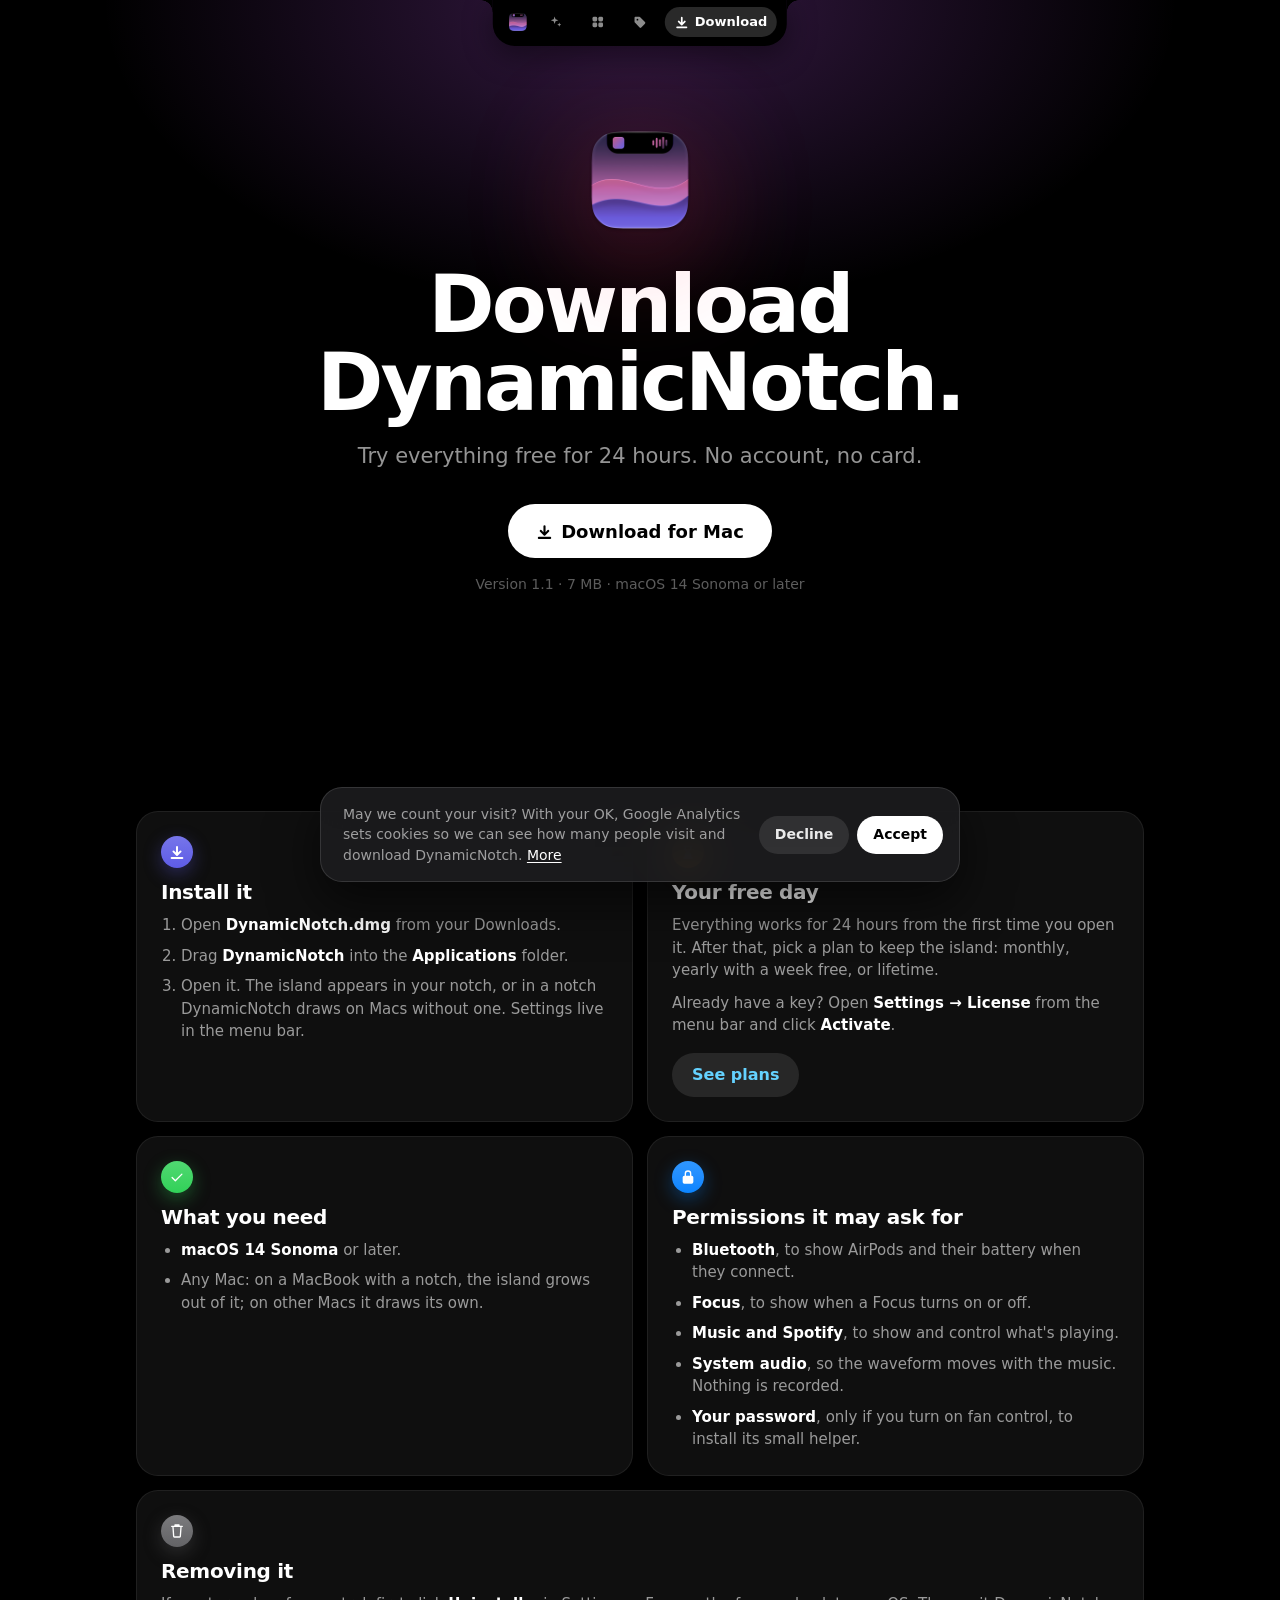
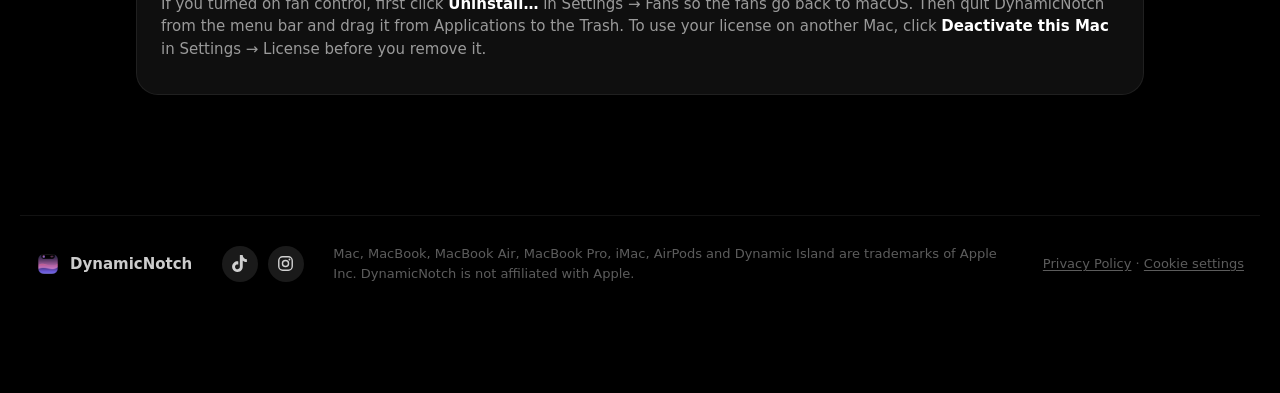
<file: download.html>
<!doctype html>
<html lang="en">
<head>
  <!-- Google Analytics counts visits only once a visitor agrees: Consent Mode starts denied unless they
       accepted before, and analytics.js asks with a banner. -->
  <script>
    window.dataLayer = window.dataLayer || [];
    function gtag(){dataLayer.push(arguments);}
    gtag('consent', 'default', {
      ad_storage: 'denied', ad_user_data: 'denied', ad_personalization: 'denied',
      analytics_storage: (() => { try { return localStorage.getItem('dn-analytics') === 'granted' ? 'granted' : 'denied'; } catch { return 'denied'; } })(),
    });
  </script>
  <!-- Google tag (gtag.js) -->
  <script async src="https://www.googletagmanager.com/gtag/js?id=G-L0THVVBFBY"></script>
  <script>
    window.dataLayer = window.dataLayer || [];
    function gtag(){dataLayer.push(arguments);}
    gtag('js', new Date());

    gtag('config', 'G-L0THVVBFBY');
  </script>
  <script src="analytics.js" defer></script>
  <meta charset="utf-8">
  <meta name="viewport" content="width=device-width, initial-scale=1, viewport-fit=cover">
  <title>Download DynamicNotch</title>
  <meta name="description" content="Download DynamicNotch for Mac and try everything free for 24 hours. No account, no card.">
  <meta name="theme-color" content="#000000">
  <!-- The release. While dmg is empty the page says "Coming soon"; set it (and the size) to go live,
       e.g. https://github.com/ClauClau1/Dynamic-Notch/releases/latest/download/DynamicNotch.dmg -->
  <meta name="dynamicnotch:dmg" content="downloads/DynamicNotch-1.1.dmg">
  <meta name="dynamicnotch:version" content="1.1">
  <meta name="dynamicnotch:size" content="7 MB">
  <link rel="icon" href="assets/favicon.png">
  <link rel="apple-touch-icon" href="assets/icon.png">
  <link rel="stylesheet" href="styles.css">
  <style>
    .get { max-width: 760px; margin: 0 auto; padding-block: 120px 40px; text-align: center;
           padding-left: max(16px, env(safe-area-inset-left, 0px)); padding-right: max(16px, env(safe-area-inset-right, 0px)); }
    .get .download-icon { margin-bottom: 26px; }
    .get h1 { font-size: clamp(44px, 8vw, 80px); }
    .get .lede { margin-top: 18px; }
    .get .actions { margin-top: 32px; }
    .release { margin: 16px 0 0; font-size: 14px; color: var(--faint); font-variant-numeric: tabular-nums; }
    .soon { display: inline-flex; align-items: center; gap: 8px; height: 54px; padding: 0 28px; border-radius: 27px;
            background: var(--card); border: 1px solid var(--card-border); font-size: 18px; font-weight: 600; color: var(--muted); }
    .soon .dot { width: 8px; height: 8px; border-radius: 50%; background: var(--orange); box-shadow: 0 0 10px var(--orange); }
    .soon-note { max-width: 520px; margin: 16px auto 0; font-size: 15px; color: var(--muted); }
    .soon-note a, .details a { color: var(--cyan); }

    .details { display: grid; grid-template-columns: repeat(2, minmax(0, 1fr)); gap: 14px; max-width: 1040px;
               margin: 56px auto 0; padding-left: max(16px, env(safe-area-inset-left, 0px)); padding-right: max(16px, env(safe-area-inset-right, 0px)); }
    .details .card { padding: 24px; }
    .details .card.wide { grid-column: 1 / -1; }
    .details h2 { margin: 12px 0 10px; font-size: 20px; font-weight: 700; letter-spacing: -0.015em; line-height: 1.2; }
    .details p, .details li { font-size: 15px; color: var(--muted); }
    .details p { margin: 0 0 10px; }
    .details strong { color: #fff; font-weight: 600; }
    .details ol, .details ul { margin: 0; padding-left: 20px; display: grid; gap: 8px; }
    .details .button { margin-top: 6px; }
    .page-end { padding-bottom: 120px; }
    @media (max-width: 720px) { .details { grid-template-columns: 1fr; } }
  </style>
</head>
<body data-accent="purple">
  <svg width="0" height="0" style="position:absolute" aria-hidden="true">
    <defs>
      <symbol id="i-sparkles" viewBox="0 0 24 24"><path d="M10 2.5l1.6 4.9 4.9 1.6-4.9 1.6L10 15.5l-1.6-4.9L3.5 9l4.9-1.6zM18 13l.9 2.6 2.6.9-2.6.9L18 20l-.9-2.6-2.6-.9 2.6-.9z"/></symbol>
      <symbol id="i-grid" viewBox="0 0 24 24"><rect x="3" y="3" width="8" height="8" rx="2.5"/><rect x="13" y="3" width="8" height="8" rx="2.5"/><rect x="3" y="13" width="8" height="8" rx="2.5"/><rect x="13" y="13" width="8" height="8" rx="2.5"/></symbol>
      <symbol id="i-tag" viewBox="0 0 24 24"><path d="M3 4.5A1.5 1.5 0 0 1 4.5 3h6.4a2 2 0 0 1 1.4.6l8.6 8.6a2 2 0 0 1 0 2.8l-6.4 6.4a2 2 0 0 1-2.8 0L3.6 12.8a2 2 0 0 1-.6-1.4zM8 6.5a1.5 1.5 0 1 0 0 3 1.5 1.5 0 0 0 0-3z"/></symbol>
      <symbol id="i-download" viewBox="0 0 24 24"><path d="M12 3a1.5 1.5 0 0 1 1.5 1.5v8.4l2.9-2.9a1.5 1.5 0 0 1 2.1 2.1l-5.5 5.5a1.5 1.5 0 0 1-2 0L5.5 12.1A1.5 1.5 0 0 1 7.6 10l2.9 2.9V4.5A1.5 1.5 0 0 1 12 3zM4 19.5h16a1.5 1.5 0 0 1 0 3H4a1.5 1.5 0 0 1 0-3z"/></symbol>
      <symbol id="i-hourglass" viewBox="0 0 24 24"><path d="M6 2h12a1 1 0 0 1 0 2h-1v2.6a5 5 0 0 1-2.2 4.1L13.6 12l1.2.8A5 5 0 0 1 17 17v3h1a1 1 0 0 1 0 2H6a1 1 0 0 1 0-2h1v-3a5 5 0 0 1 2.2-4.2l1.2-.8-1.2-.8A5 5 0 0 1 7 6.6V4H6a1 1 0 0 1 0-2zm3 2v2.6a3 3 0 0 0 1.3 2.5L12 10.3l1.7-1.2A3 3 0 0 0 15 6.6V4z"/></symbol>
      <symbol id="i-check" viewBox="0 0 24 24"><path d="M9.5 16.2 5.3 12a1 1 0 0 0-1.4 1.4l4.9 4.9a1 1 0 0 0 1.4 0L20.1 8.4A1 1 0 0 0 18.7 7z"/></symbol>
      <symbol id="i-lock" viewBox="0 0 24 24"><path d="M12 2a5 5 0 0 1 5 5v3h.5A2.5 2.5 0 0 1 20 12.5v7a2.5 2.5 0 0 1-2.5 2.5h-11A2.5 2.5 0 0 1 4 19.5v-7A2.5 2.5 0 0 1 6.5 10H7V7a5 5 0 0 1 5-5zm0 2a3 3 0 0 0-3 3v3h6V7a3 3 0 0 0-3-3z"/></symbol>
      <symbol id="i-trash" viewBox="0 0 24 24"><path d="M9 2h6a1 1 0 0 1 1 1v1h4a1 1 0 0 1 0 2h-1l-1 14a2 2 0 0 1-2 2H8a2 2 0 0 1-2-2L5 6H4a1 1 0 0 1 0-2h4V3a1 1 0 0 1 1-1zm-2 4 1 14h8l1-14z"/></symbol>
    </defs>
  </svg>

  <div class="glow" aria-hidden="true"></div>

  <nav class="notch-bar" aria-label="Sections">
    <a class="notch-brand" href="./" aria-label="DynamicNotch"><img src="assets/icon.png" alt="" width="22" height="22"></a>
    <a class="notch-tab" href="./#top"><svg><use href="#i-sparkles"/></svg><span>Overview</span></a>
    <a class="notch-tab" href="./#features"><svg><use href="#i-grid"/></svg><span>Features</span></a>
    <a class="notch-tab" href="./#pricing"><svg><use href="#i-tag"/></svg><span>Pricing</span></a>
    <a class="notch-tab current" href="download.html" aria-current="page"><svg><use href="#i-download"/></svg><span>Download</span></a>
  </nav>

  <main>
    <section class="get">
      <img class="download-icon" src="assets/icon.png" alt="" width="120" height="120">
      <h1>Download DynamicNotch.</h1>
      <p class="lede">Try everything free for 24 hours. No account, no card.</p>
      <div class="actions" id="ready" hidden>
        <a class="button primary large" id="dmg" href="#"><svg><use href="#i-download"/></svg>Download for Mac</a>
      </div>
      <p class="release" id="release" hidden></p>
      <!-- Shown once the download starts. -->
      <div class="follow" id="follow" hidden aria-live="polite">
        <p class="follow-title">Downloading DynamicNotch…</p>
        <p>Open it from your Downloads when it's done. Meanwhile, follow along for tips and what's new.</p>
        <div class="follow-links">
          <a class="button" href="https://www.tiktok.com/@dynamic_notch.app" rel="noopener"><svg><use href="assets/socials.svg#tiktok"/></svg>TikTok</a>
          <a class="button" href="https://www.instagram.com/dymanic_notch.app/" rel="noopener"><svg><use href="assets/socials.svg#instagram"/></svg>Instagram</a>
        </div>
      </div>
      <div class="actions" id="soon">
        <span class="soon"><span class="dot"></span>Coming soon</span>
      </div>
      <p class="soon-note" id="soon-note">We're getting the first release signed and checked by Apple. It'll be here very soon. Meanwhile, <a href="./#try">try the island in your browser</a>.</p>
    </section>

    <section class="details page-end" aria-label="Installing DynamicNotch">
      <div class="card">
        <span class="badge indigo"><svg><use href="#i-download"/></svg></span>
        <h2>Install it</h2>
        <ol>
          <li>Open <strong>DynamicNotch.dmg</strong> from your Downloads.</li>
          <li>Drag <strong>DynamicNotch</strong> into the <strong>Applications</strong> folder.</li>
          <li>Open it. The island appears in your notch, or in a notch DynamicNotch draws on Macs without one. Settings live in the menu bar.</li>
        </ol>
      </div>

      <div class="card">
        <span class="badge orange"><svg><use href="#i-hourglass"/></svg></span>
        <h2>Your free day</h2>
        <p>Everything works for 24 hours from the first time you open it. After that, pick a plan to keep the island: monthly, yearly with a week free, or lifetime.</p>
        <p>Already have a key? Open <strong>Settings → License</strong> from the menu bar and click <strong>Activate</strong>.</p>
        <a class="button" href="./#pricing">See plans</a>
      </div>

      <div class="card">
        <span class="badge green"><svg><use href="#i-check"/></svg></span>
        <h2>What you need</h2>
        <ul>
          <li><strong>macOS 14 Sonoma</strong> or later.</li>
          <li>Any Mac: on a MacBook with a notch, the island grows out of it; on other Macs it draws its own.</li>
        </ul>
      </div>

      <div class="card">
        <span class="badge blue"><svg><use href="#i-lock"/></svg></span>
        <h2>Permissions it may ask for</h2>
        <ul>
          <li><strong>Bluetooth</strong>, to show AirPods and their battery when they connect.</li>
          <li><strong>Focus</strong>, to show when a Focus turns on or off.</li>
          <li><strong>Music and Spotify</strong>, to show and control what's playing.</li>
          <li><strong>System audio</strong>, so the waveform moves with the music. Nothing is recorded.</li>
          <li><strong>Your password</strong>, only if you turn on fan control, to install its small helper.</li>
        </ul>
      </div>

      <div class="card wide">
        <span class="badge gray"><svg><use href="#i-trash"/></svg></span>
        <h2>Removing it</h2>
        <p>If you turned on fan control, first click <strong>Uninstall…</strong> in Settings → Fans so the fans go back to macOS. Then quit DynamicNotch from the menu bar and drag it from Applications to the Trash. To use your license on another Mac, click <strong>Deactivate this Mac</strong> in Settings → License before you remove it.</p>
      </div>
    </section>
  </main>

  <footer>
    <div class="footer-brand"><img src="assets/icon.png" alt="" width="24" height="24"><span>DynamicNotch</span></div>
    <div class="socials">
      <a href="https://www.tiktok.com/@dynamic_notch.app" rel="noopener" aria-label="DynamicNotch on TikTok"><svg><use href="assets/socials.svg#tiktok"/></svg></a>
      <a href="https://www.instagram.com/dymanic_notch.app/" rel="noopener" aria-label="DynamicNotch on Instagram"><svg><use href="assets/socials.svg#instagram"/></svg></a>
    </div>
    <p>Mac, MacBook, MacBook Air, MacBook Pro, iMac, AirPods and Dynamic Island are trademarks of Apple Inc. DynamicNotch is not affiliated with Apple.</p>
  </footer>

  <script>
    (() => {
      const meta = (name) => document.querySelector(`meta[name="dynamicnotch:${name}"]`)?.content.trim() || '';
      const dmg = meta('dmg');
      if (!dmg) return;
      // The release is out: swap "Coming soon" for the download.
      document.getElementById('dmg').href = dmg;
      document.getElementById('dmg').addEventListener('click', () => { document.getElementById('follow').hidden = false; });
      document.getElementById('ready').hidden = false;
      document.getElementById('soon').hidden = true;
      document.getElementById('soon-note').hidden = true;
      const release = document.getElementById('release');
      release.textContent = [meta('version') && `Version ${meta('version')}`, meta('size'), 'macOS 14 Sonoma or later'].filter(Boolean).join(' · ');
      release.hidden = false;
    })();
  </script>
</body>
</html>
</file>
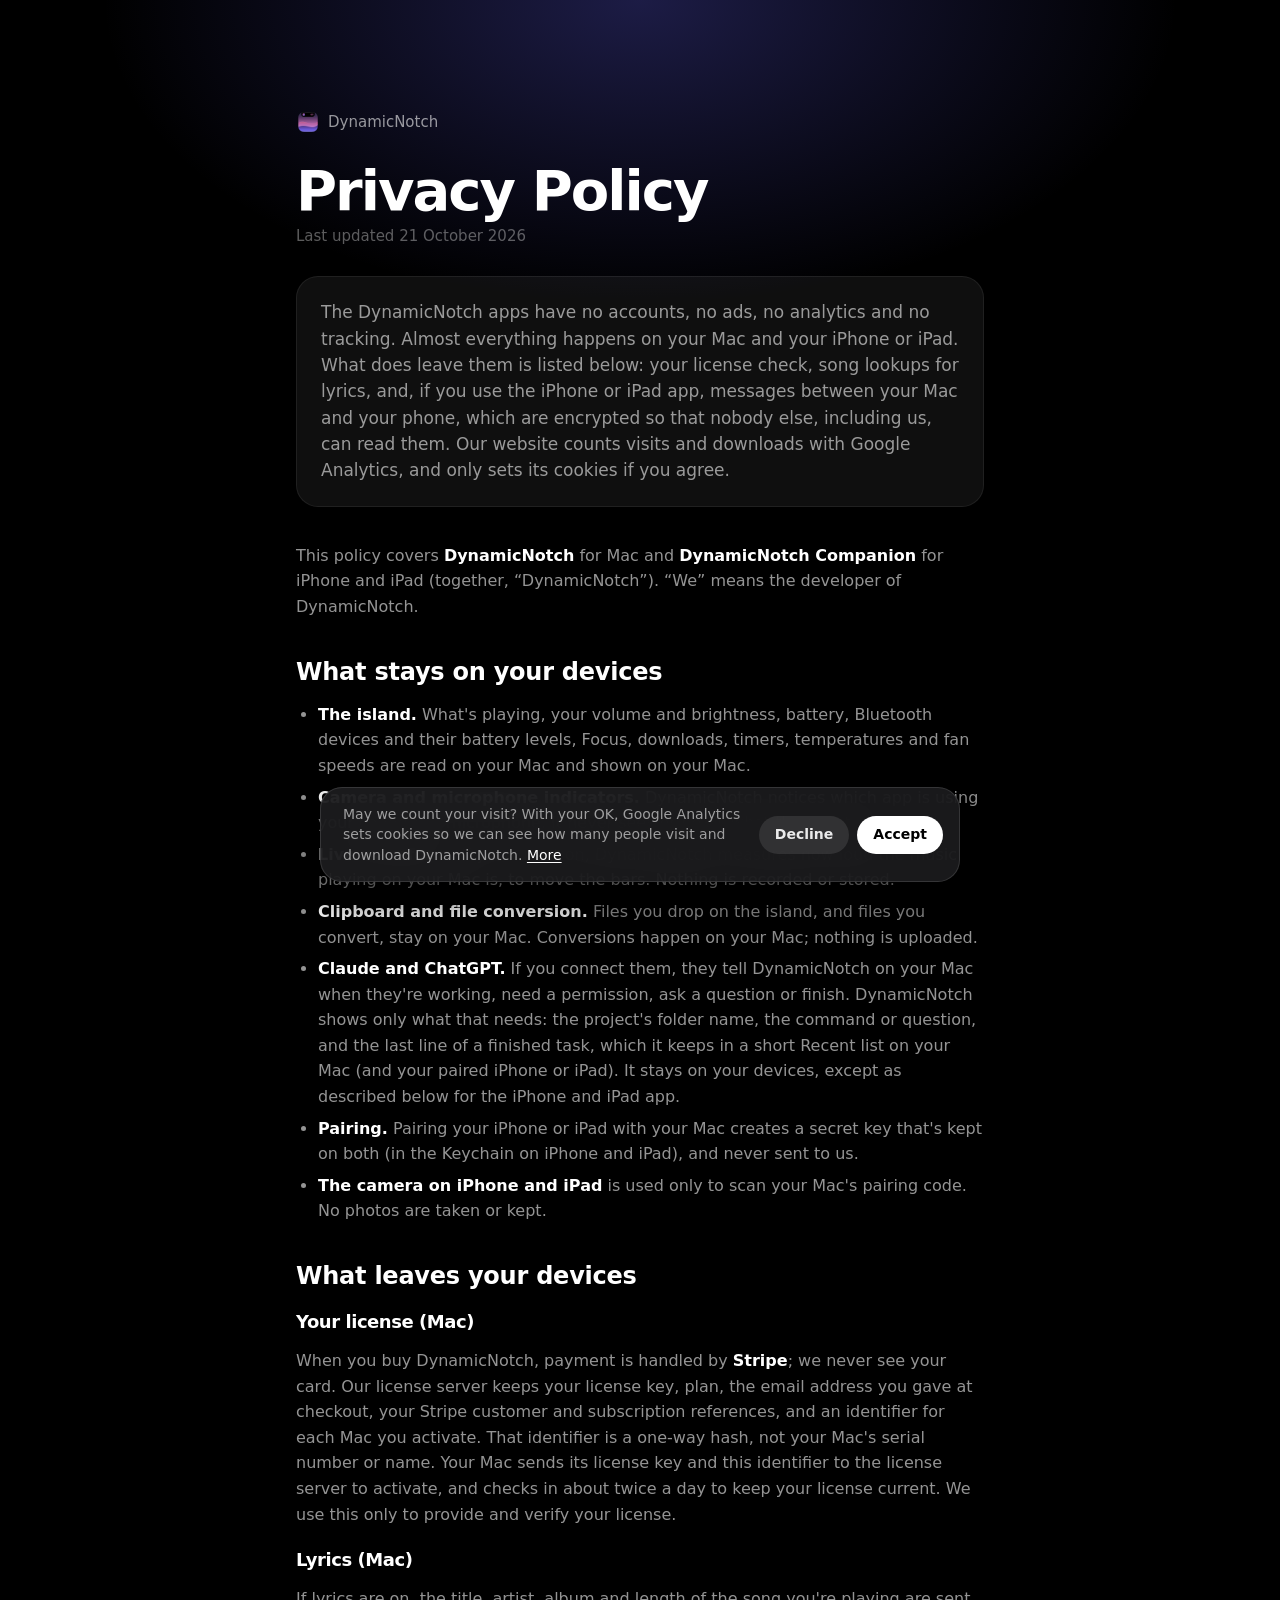
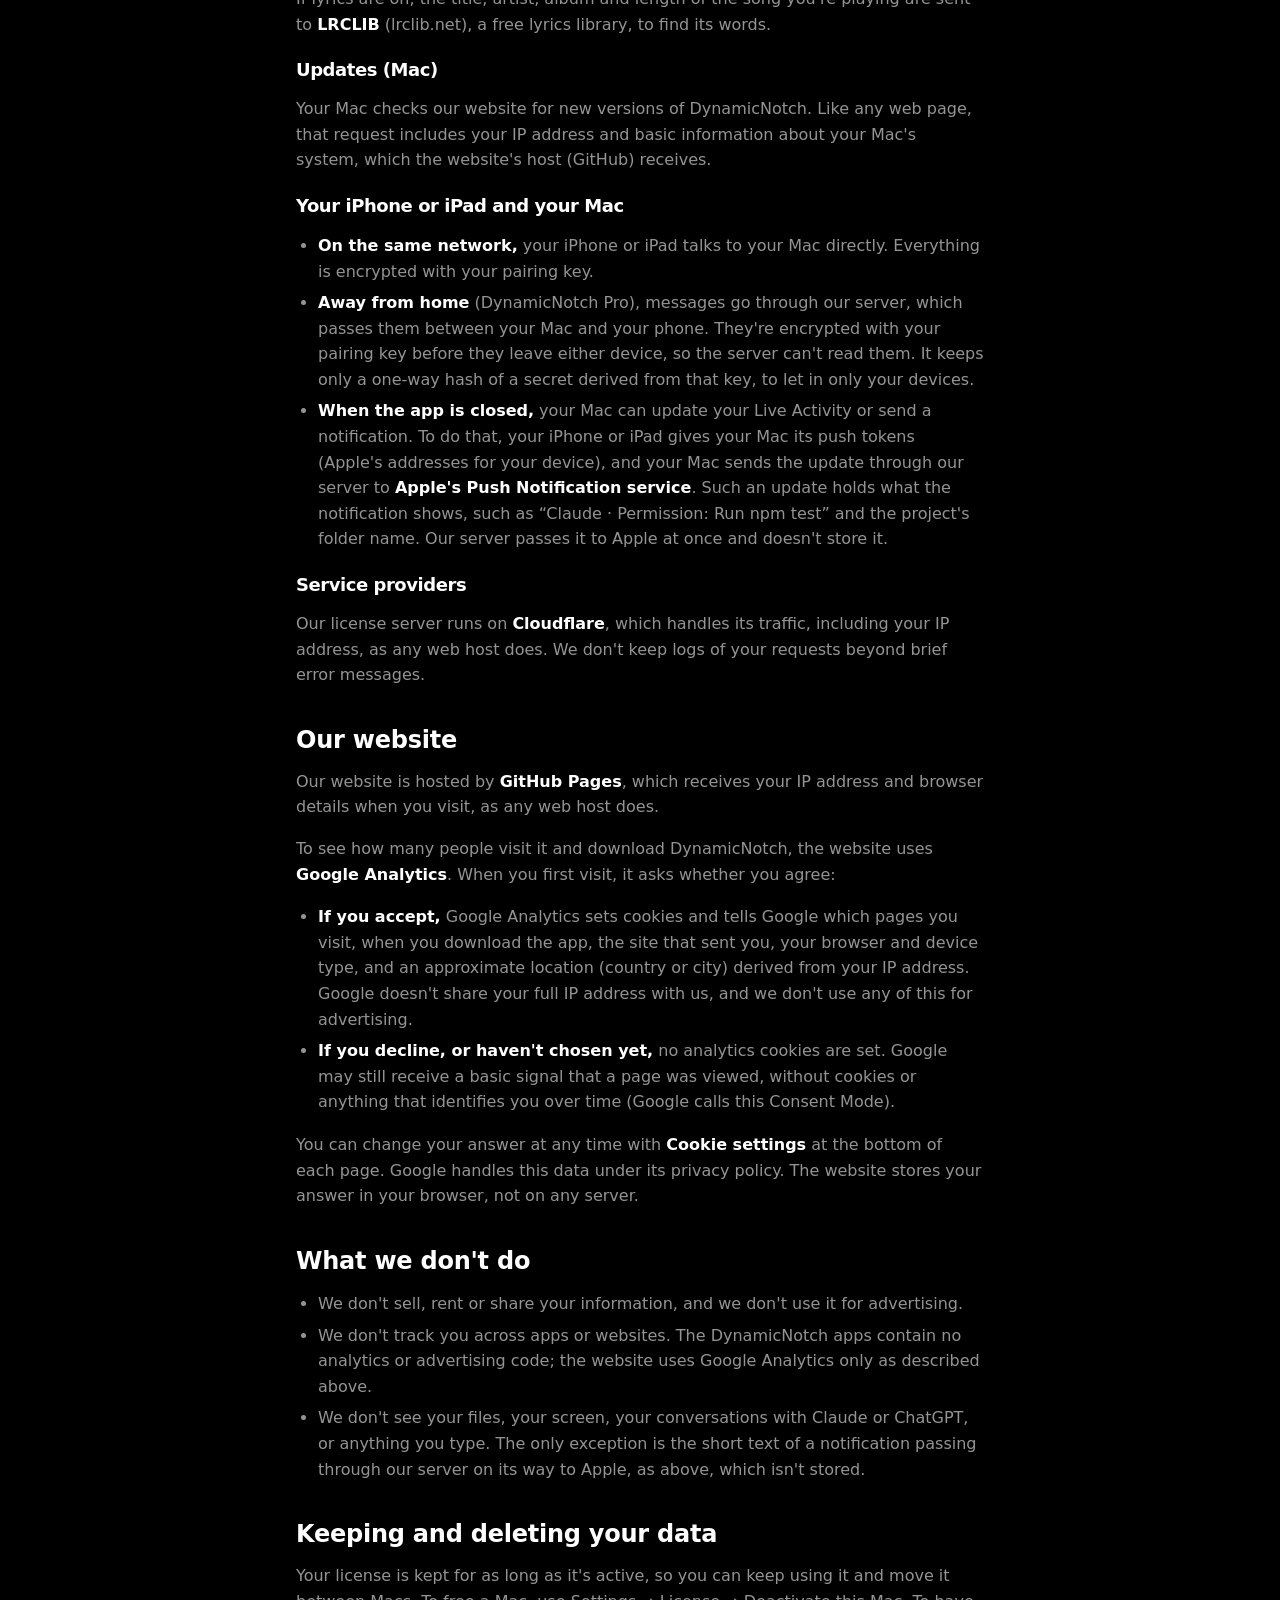
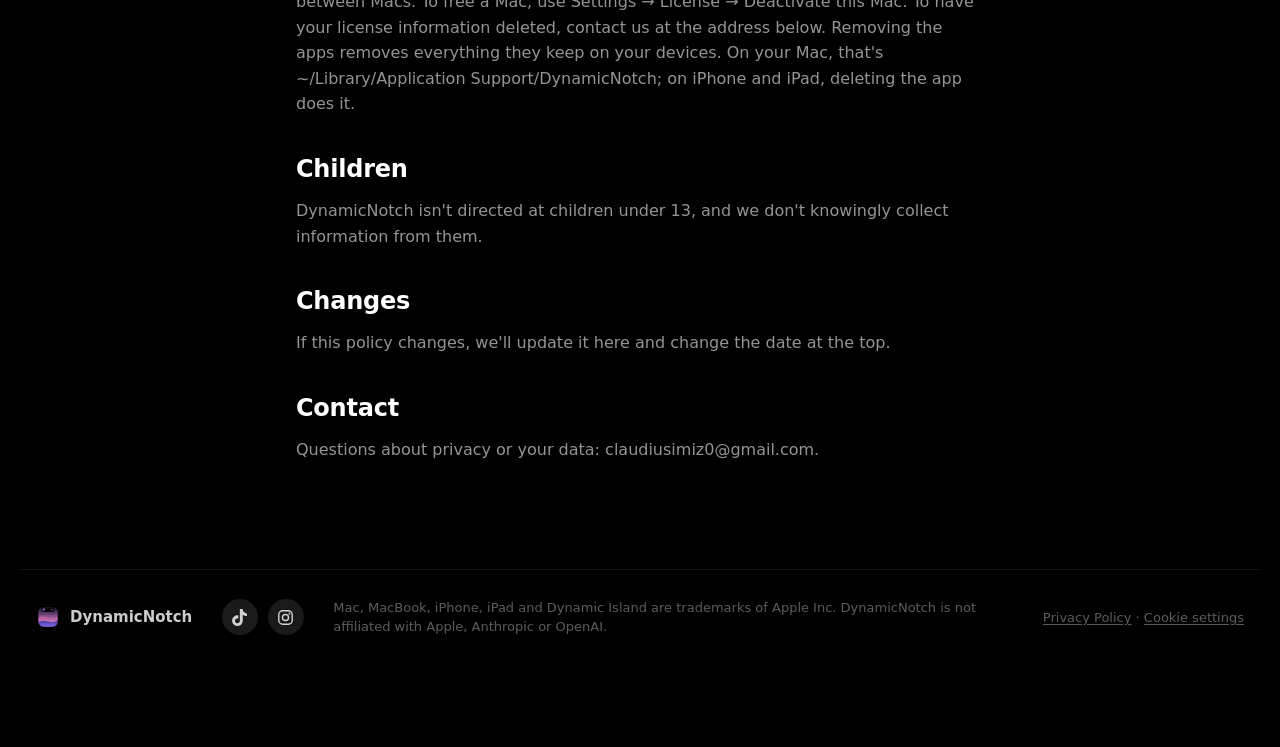
<file: privacy.html>
<!doctype html>
<html lang="en">
<head>
  <!-- Google Analytics counts visits only once a visitor agrees: Consent Mode starts denied unless they
       accepted before, and analytics.js asks with a banner. -->
  <script>
    window.dataLayer = window.dataLayer || [];
    function gtag(){dataLayer.push(arguments);}
    gtag('consent', 'default', {
      ad_storage: 'denied', ad_user_data: 'denied', ad_personalization: 'denied',
      analytics_storage: (() => { try { return localStorage.getItem('dn-analytics') === 'granted' ? 'granted' : 'denied'; } catch { return 'denied'; } })(),
    });
  </script>
  <!-- Google tag (gtag.js) -->
  <script async src="https://www.googletagmanager.com/gtag/js?id=G-L0THVVBFBY"></script>
  <script>
    window.dataLayer = window.dataLayer || [];
    function gtag(){dataLayer.push(arguments);}
    gtag('js', new Date());

    gtag('config', 'G-L0THVVBFBY');
  </script>
  <script src="analytics.js" defer></script>
  <meta charset="utf-8">
  <meta name="viewport" content="width=device-width, initial-scale=1, viewport-fit=cover">
  <title>Privacy Policy · DynamicNotch</title>
  <meta name="description" content="What DynamicNotch for Mac and DynamicNotch Companion for iPhone and iPad do with your data.">
  <meta name="theme-color" content="#000000">
  <link rel="icon" href="assets/favicon.png">
  <link rel="stylesheet" href="styles.css">
  <style>
    .policy { max-width: 720px; margin: 0 auto; padding-block: 110px 90px;
              padding-left: max(16px, env(safe-area-inset-left, 0px)); padding-right: max(16px, env(safe-area-inset-right, 0px)); }
    .policy .back { display: inline-flex; align-items: center; gap: 8px; color: var(--muted); text-decoration: none; font-size: 15px; }
    .policy .back img { border-radius: 6px; }
    .policy h1 { margin: 22px 0 6px; font-size: clamp(38px, 7vw, 56px); }
    .policy .updated { margin: 0 0 28px; color: var(--faint); font-size: 15px; }
    .policy .summary { margin: 0 0 36px; padding: 22px 24px; border-radius: var(--radius); background: var(--card);
                       border: 1px solid var(--card-border); font-size: 17px; line-height: 1.55; }
    .policy h2 { margin: 40px 0 10px; font-size: 24px; letter-spacing: -0.01em; }
    .policy h3 { margin: 24px 0 6px; font-size: 18px; }
    .policy p, .policy li { font-size: 16px; line-height: 1.6; color: var(--muted); }
    .policy strong { color: var(--text, inherit); }
    .policy ul { padding-left: 22px; }
    .policy li + li { margin-top: 6px; }
    .policy a { color: inherit; }
  </style>
</head>
<body data-accent="indigo">
  <div class="glow" aria-hidden="true"></div>
  <main class="policy">
    <a class="back" href="index.html"><img src="assets/icon.png" alt="" width="24" height="24">DynamicNotch</a>
    <h1>Privacy Policy</h1>
    <p class="updated">Last updated 21 October 2026</p>

    <p class="summary">The DynamicNotch apps have no accounts, no ads, no analytics and no tracking. Almost everything
      happens on your Mac and your iPhone or iPad. What does leave them is listed below: your license check, song
      lookups for lyrics, and, if you use the iPhone or iPad app, messages between your Mac and your phone, which are
      encrypted so that nobody else, including us, can read them. Our website counts visits and downloads with Google
      Analytics, and only sets its cookies if you agree.</p>

    <p>This policy covers <strong>DynamicNotch</strong> for Mac and <strong>DynamicNotch Companion</strong> for iPhone
      and iPad (together, “DynamicNotch”). “We” means the developer of DynamicNotch.</p>

    <h2>What stays on your devices</h2>
    <ul>
      <li><strong>The island.</strong> What's playing, your volume and brightness, battery, Bluetooth devices and their
        battery levels, Focus, downloads, timers, temperatures and fan speeds are read on your Mac and shown on your Mac.</li>
      <li><strong>Camera and microphone indicators.</strong> DynamicNotch notices which app is using your camera or
        microphone. It never sees or hears what they capture.</li>
      <li><strong>Live waveform.</strong> If you turn it on, DynamicNotch measures how loud the music playing on your Mac
        is, to move the bars. Nothing is recorded or stored.</li>
      <li><strong>Clipboard and file conversion.</strong> Files you drop on the island, and files you convert, stay on
        your Mac. Conversions happen on your Mac; nothing is uploaded.</li>
      <li><strong>Claude and ChatGPT.</strong> If you connect them, they tell DynamicNotch on your Mac when they're
        working, need a permission, ask a question or finish. DynamicNotch shows only what that needs: the project's
        folder name, the command or question, and the last line of a finished task, which it keeps in a short Recent
        list on your Mac (and your paired iPhone or iPad). It stays on your devices, except as described below for the
        iPhone and iPad app.</li>
      <li><strong>Pairing.</strong> Pairing your iPhone or iPad with your Mac creates a secret key that's kept on both
        (in the Keychain on iPhone and iPad), and never sent to us.</li>
      <li><strong>The camera on iPhone and iPad</strong> is used only to scan your Mac's pairing code. No photos are
        taken or kept.</li>
    </ul>

    <h2>What leaves your devices</h2>

    <h3>Your license (Mac)</h3>
    <p>When you buy DynamicNotch, payment is handled by <strong>Stripe</strong>; we never see your card. Our license
      server keeps your license key, plan, the email address you gave at checkout, your Stripe customer and subscription
      references, and an identifier for each Mac you activate. That identifier is a one-way hash, not your Mac's serial
      number or name. Your Mac sends its license key and this identifier to the license server to activate, and checks
      in about twice a day to keep your license current. We use this only to provide and verify your license.</p>

    <h3>Lyrics (Mac)</h3>
    <p>If lyrics are on, the title, artist, album and length of the song you're playing are sent to
      <strong>LRCLIB</strong> (lrclib.net), a free lyrics library, to find its words.</p>

    <h3>Updates (Mac)</h3>
    <p>Your Mac checks our website for new versions of DynamicNotch. Like any web page, that request includes your IP
      address and basic information about your Mac's system, which the website's host (GitHub) receives.</p>

    <h3>Your iPhone or iPad and your Mac</h3>
    <ul>
      <li><strong>On the same network,</strong> your iPhone or iPad talks to your Mac directly. Everything is encrypted
        with your pairing key.</li>
      <li><strong>Away from home</strong> (DynamicNotch Pro), messages go through our server, which passes them between
        your Mac and your phone. They're encrypted with your pairing key before they leave either device, so the server
        can't read them. It keeps only a one-way hash of a secret derived from that key, to let in only your devices.</li>
      <li><strong>When the app is closed,</strong> your Mac can update your Live Activity or send a notification. To do
        that, your iPhone or iPad gives your Mac its push tokens (Apple's addresses for your device), and your Mac sends
        the update through our server to <strong>Apple's Push Notification service</strong>. Such an update holds what
        the notification shows, such as “Claude · Permission: Run npm test” and the project's folder name. Our server
        passes it to Apple at once and doesn't store it.</li>
    </ul>

    <h3>Service providers</h3>
    <p>Our license server runs on <strong>Cloudflare</strong>, which handles its traffic, including your IP address,
      as any web host does. We don't keep logs of your requests beyond brief error messages.</p>

    <h2 id="website">Our website</h2>
    <p>Our website is hosted by <strong>GitHub Pages</strong>, which receives your IP address and browser details
      when you visit, as any web host does.</p>
    <p>To see how many people visit it and download DynamicNotch, the website uses <strong>Google Analytics</strong>.
      When you first visit, it asks whether you agree:</p>
    <ul>
      <li><strong>If you accept,</strong> Google Analytics sets cookies and tells Google which pages you visit, when
        you download the app, the site that sent you, your browser and device type, and an approximate location
        (country or city) derived from your IP address. Google doesn't share your full IP address with us, and we
        don't use any of this for advertising.</li>
      <li><strong>If you decline, or haven't chosen yet,</strong> no analytics cookies are set. Google may still
        receive a basic signal that a page was viewed, without cookies or anything that identifies you over time
        (Google calls this Consent Mode).</li>
    </ul>
    <p>You can change your answer at any time with <strong>Cookie settings</strong> at the bottom of each page.
      Google handles this data under its <a href="https://policies.google.com/privacy" rel="noopener">privacy
      policy</a>. The website stores your answer in your browser, not on any server.</p>

    <h2>What we don't do</h2>
    <ul>
      <li>We don't sell, rent or share your information, and we don't use it for advertising.</li>
      <li>We don't track you across apps or websites. The DynamicNotch apps contain no analytics or advertising code;
        the website uses Google Analytics only as described above.</li>
      <li>We don't see your files, your screen, your conversations with Claude or ChatGPT, or anything you type. The
        only exception is the short text of a notification passing through our server on its way to Apple, as above,
        which isn't stored.</li>
    </ul>

    <h2>Keeping and deleting your data</h2>
    <p>Your license is kept for as long as it's active, so you can keep using it and move it between Macs. To free a
      Mac, use Settings → License → Deactivate this Mac. To have your license information deleted, contact us at the
      address below. Removing the apps removes everything they keep on your devices. On your Mac, that's
      ~/Library/Application Support/DynamicNotch; on iPhone and iPad, deleting the app does it.</p>

    <h2>Children</h2>
    <p>DynamicNotch isn't directed at children under 13, and we don't knowingly collect information from them.</p>

    <h2>Changes</h2>
    <p>If this policy changes, we'll update it here and change the date at the top.</p>

    <h2>Contact</h2>
    <p>Questions about privacy or your data: <a href="mailto:claudiusimiz0@gmail.com">claudiusimiz0@gmail.com</a>.</p>
  </main>

  <footer>
    <div class="footer-brand"><img src="assets/icon.png" alt="" width="24" height="24"><span>DynamicNotch</span></div>
    <div class="socials">
      <a href="https://www.tiktok.com/@dynamic_notch.app" rel="noopener" aria-label="DynamicNotch on TikTok"><svg><use href="assets/socials.svg#tiktok"/></svg></a>
      <a href="https://www.instagram.com/dymanic_notch.app/" rel="noopener" aria-label="DynamicNotch on Instagram"><svg><use href="assets/socials.svg#instagram"/></svg></a>
    </div>
    <p>Mac, MacBook, iPhone, iPad and Dynamic Island are trademarks of Apple Inc. DynamicNotch is not affiliated with Apple,
      Anthropic or OpenAI.</p>
  </footer>
</body>
</html>
</file>
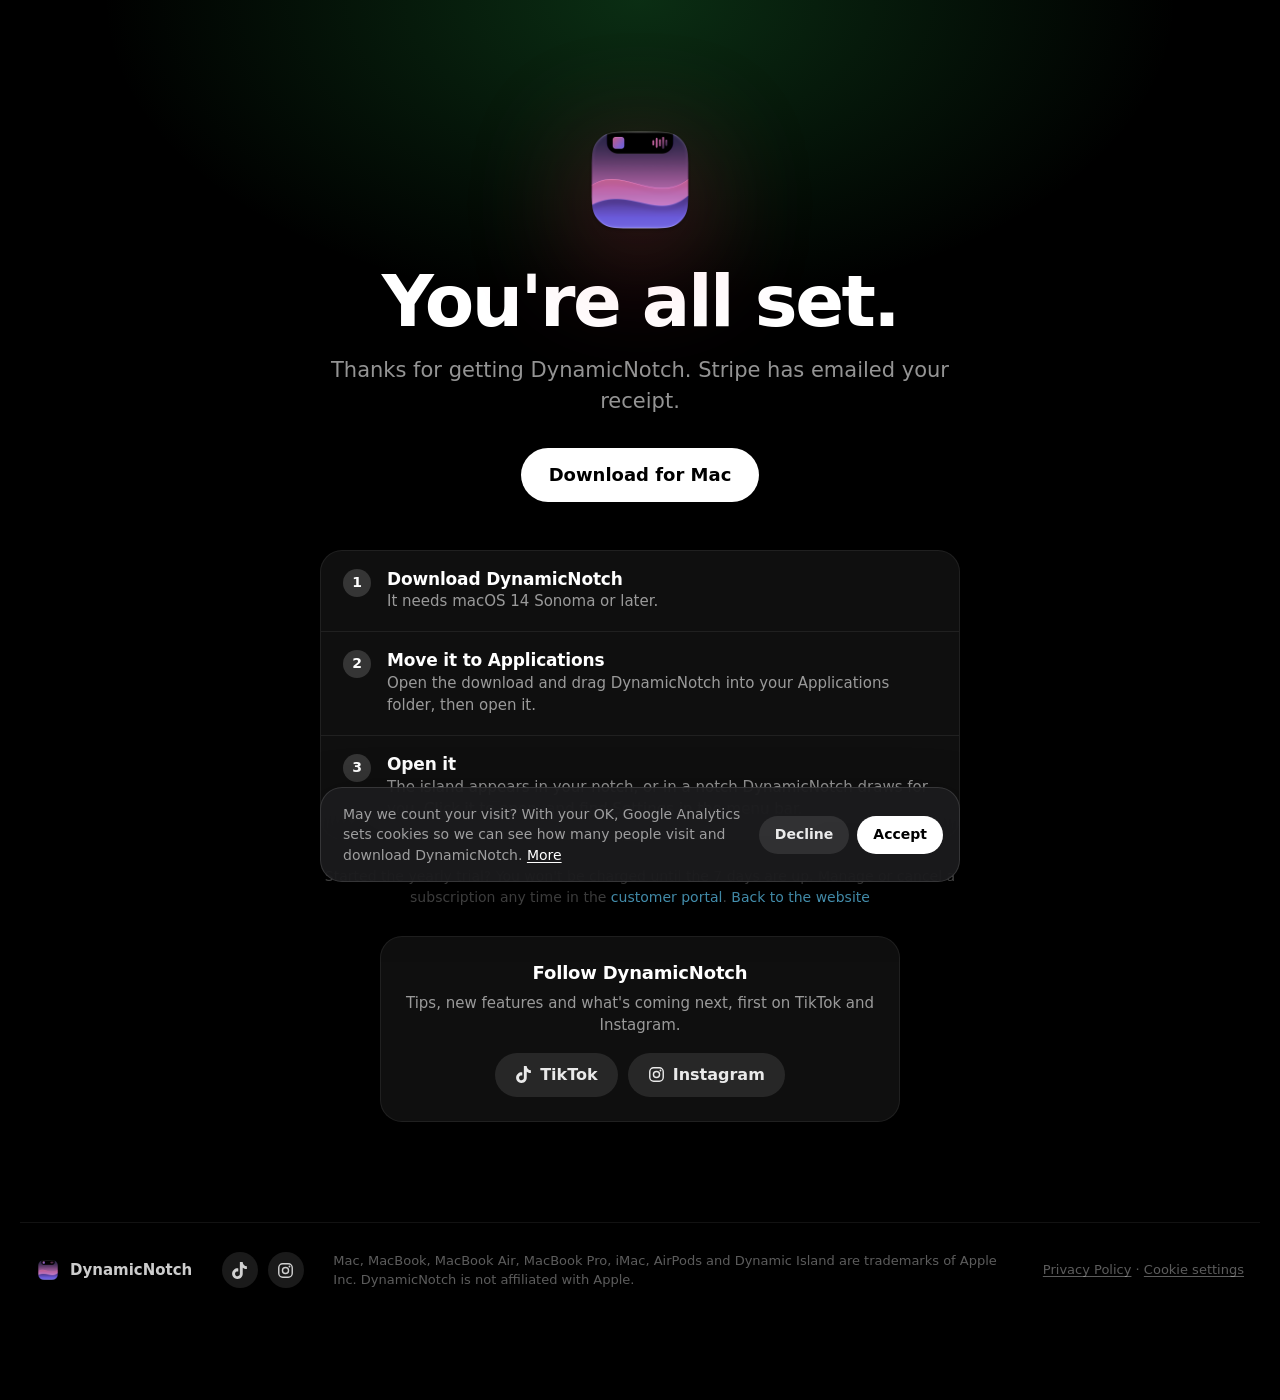
<file: thanks.html>
<!doctype html>
<html lang="en">
<head>
  <!-- Google Analytics counts visits only once a visitor agrees: Consent Mode starts denied unless they
       accepted before, and analytics.js asks with a banner. -->
  <script>
    window.dataLayer = window.dataLayer || [];
    function gtag(){dataLayer.push(arguments);}
    gtag('consent', 'default', {
      ad_storage: 'denied', ad_user_data: 'denied', ad_personalization: 'denied',
      analytics_storage: (() => { try { return localStorage.getItem('dn-analytics') === 'granted' ? 'granted' : 'denied'; } catch { return 'denied'; } })(),
    });
  </script>
  <!-- Google tag (gtag.js) -->
  <script async src="https://www.googletagmanager.com/gtag/js?id=G-L0THVVBFBY"></script>
  <script>
    window.dataLayer = window.dataLayer || [];
    function gtag(){dataLayer.push(arguments);}
    gtag('js', new Date());

    gtag('config', 'G-L0THVVBFBY', { page_location: location.origin + location.pathname });
  </script>
  <script src="analytics.js" defer></script>
  <meta charset="utf-8">
  <meta name="viewport" content="width=device-width, initial-scale=1, viewport-fit=cover">
  <title>Thanks for getting DynamicNotch</title>
  <meta name="robots" content="noindex">
  <meta name="theme-color" content="#000000">
  <!-- Where the Download button goes (same as on the main page). -->
  <meta name="dynamicnotch:download" content="download.html">
  <!-- The license server (LicenseServer/ in the app's repo). Empty: no key is shown. -->
  <meta name="dynamicnotch:license-server" content="https://dynamicnotch-license.claudiusimiz0.workers.dev">
  <link rel="icon" href="assets/favicon.png">
  <link rel="stylesheet" href="styles.css">
  <style>
    /* After checkout: Stripe sends buyers here (set as each Payment Link's confirmation page). */
    .thanks { max-width: 672px; margin: 0 auto; padding-block: 120px 100px; text-align: center;
              padding-left: max(16px, env(safe-area-inset-left, 0px)); padding-right: max(16px, env(safe-area-inset-right, 0px)); }
    .thanks .download-icon { margin-bottom: 26px; }
    .thanks h1 { font-size: clamp(44px, 8vw, 72px); }
    .thanks .lede { margin-top: 18px; }
    .thanks .actions { margin-top: 30px; }
    .steps { display: grid; gap: 0; margin: 48px 0 0; padding: 0; list-style: none; text-align: left;
             border-radius: var(--radius); background: var(--card); border: 1px solid var(--card-border); counter-reset: step; }
    .steps li { display: flex; gap: 16px; align-items: flex-start; padding: 18px 22px; }
    .steps li + li { border-top: 1px solid var(--card-border); }
    .steps li::before { counter-increment: step; content: counter(step); flex: none; display: grid; place-items: center;
                        width: 28px; height: 28px; border-radius: 50%; background: var(--fill-strong); font-size: 14px; font-weight: 700; }
    .steps h2 { margin: 2px 0 2px; font-size: 17px; font-weight: 600; letter-spacing: -0.01em; }
    .steps p { margin: 0; font-size: 15px; color: var(--muted); }
    .thanks .small { margin-top: 26px; font-size: 14px; color: var(--faint); }
    /* The license key, claimed from the server with Stripe's checkout id. */
    .license { margin: 40px 0 0; padding: 26px 24px 24px; border-radius: 26px; background: #000;
               border: 1px solid color-mix(in srgb, var(--green) 45%, transparent);
               box-shadow: 0 24px 70px color-mix(in srgb, var(--green) 18%, transparent); }
    .license[hidden] { display: none; }
    .license-label { margin: 0; font-size: 14px; font-weight: 600; color: var(--muted); }
    .license-key { display: flex; flex-wrap: wrap; align-items: center; justify-content: center; gap: 12px; margin: 12px 0 6px; }
    .license-key code { font: 600 clamp(18px, 4.6vw, 24px) / 1.3 ui-monospace, "SF Mono", Menlo, monospace; letter-spacing: 0.04em;
                        user-select: all; overflow-wrap: anywhere; }
    .license-plan { margin: 0; font-size: 14px; color: var(--muted); }
    .license .actions { display: flex; flex-wrap: wrap; justify-content: center; gap: 10px; margin-top: 20px; }
    .license-note { margin: 16px 0 0; font-size: 14px; color: var(--faint); }
    .license-error { color: #ff9f0a; }
  </style>
</head>
<body data-accent="green">
  <div class="glow" aria-hidden="true"></div>
  <main class="thanks">
    <img class="download-icon" src="assets/icon.png" alt="" width="120" height="120">
    <h1>You're all set.</h1>
    <p class="lede">Thanks for getting DynamicNotch. Stripe has emailed your receipt.</p>
    <section class="license" id="license" hidden aria-live="polite">
      <p class="license-label" id="license-label">Getting your license key…</p>
      <div class="license-key" id="license-key" hidden>
        <code id="license-code"></code>
        <button class="button" id="copy" type="button">Copy</button>
      </div>
      <p class="license-plan" id="license-plan"></p>
      <div class="actions" id="license-actions" hidden>
        <a class="button primary" id="activate" href="#">Activate in DynamicNotch</a>
      </div>
      <p class="license-note" id="license-note" hidden>Keep this key: it activates DynamicNotch on up to 3 Macs. This page shows it again if you come back to it.</p>
    </section>
    <div class="actions">
      <a class="button primary large" id="download" href="download.html">Download for Mac</a>
    </div>
    <ol class="steps">
      <li><div><h2>Download DynamicNotch</h2><p>It needs macOS 14 Sonoma or later.</p></div></li>
      <li><div><h2>Move it to Applications</h2><p>Open the download and drag DynamicNotch into your Applications folder, then open it.</p></div></li>
      <li><div><h2 id="last-step-title">Activate it</h2><p id="last-step">Click <strong>Activate in DynamicNotch</strong> above, or paste your key in Settings → License (in the menu bar).</p></div></li>
    </ol>
    <p class="small">Started the yearly trial? You won't be charged until the 7 days are up.
      Manage or cancel a subscription any time in the <a class="link" href="https://billing.stripe.com/p/login/aFa9AU2Kk6jo0QAcml1kA00" rel="noopener">customer portal</a>.
      <a class="link" href="./">Back to the website</a></p>
    <div class="follow">
      <p class="follow-title">Follow DynamicNotch</p>
      <p>Tips, new features and what's coming next, first on TikTok and Instagram.</p>
      <div class="follow-links">
        <a class="button" href="https://www.tiktok.com/@dynamic_notch.app" rel="noopener"><svg><use href="assets/socials.svg#tiktok"/></svg>TikTok</a>
        <a class="button" href="https://www.instagram.com/dymanic_notch.app/" rel="noopener"><svg><use href="assets/socials.svg#instagram"/></svg>Instagram</a>
      </div>
    </div>
  </main>

  <footer>
    <div class="footer-brand"><img src="assets/icon.png" alt="" width="24" height="24"><span>DynamicNotch</span></div>
    <div class="socials">
      <a href="https://www.tiktok.com/@dynamic_notch.app" rel="noopener" aria-label="DynamicNotch on TikTok"><svg><use href="assets/socials.svg#tiktok"/></svg></a>
      <a href="https://www.instagram.com/dymanic_notch.app/" rel="noopener" aria-label="DynamicNotch on Instagram"><svg><use href="assets/socials.svg#instagram"/></svg></a>
    </div>
    <p>Mac, MacBook, MacBook Air, MacBook Pro, iMac, AirPods and Dynamic Island are trademarks of Apple Inc. DynamicNotch is not affiliated with Apple.</p>
  </footer>
  <script>
    (() => {
      const meta = (name) => document.querySelector(`meta[name="dynamicnotch:${name}"]`)?.content.trim() || '';
      const $ = (id) => document.getElementById(id);

      // The download address lives in one place, the meta tag above.
      if (meta('download')) $('download').href = meta('download');

      // Stripe sends buyers here with ?session_id={CHECKOUT_SESSION_ID}; the server turns it into a key.
      const server = meta('license-server').replace(/\/$/, '');
      const session = new URLSearchParams(location.search).get('session_id');
      if (!server || !session) {
        $('last-step-title').textContent = 'Open it';
        $('last-step').textContent = 'The island appears in your notch, or in a notch DynamicNotch draws for you. Click it to open, and find Settings in the menu bar.';
        return;
      }
      $('license').hidden = false;

      const plans = { monthly: 'Monthly plan', yearly: 'Yearly plan', lifetime: 'Lifetime' };
      async function claim(attempt = 1) {
        try {
          const response = await fetch(`${server}/claim`, {
            method: 'POST', headers: { 'Content-Type': 'application/json' }, body: JSON.stringify({ session_id: session }),
          });
          const data = await response.json().catch(() => ({}));
          if (!response.ok) {
            // Payment can take a moment to settle; try again a few times before giving up.
            if ((response.status === 402 || response.status >= 500) && attempt < 4) return setTimeout(() => claim(attempt + 1), 2500 * attempt);
            throw new Error(data.error || `The license server couldn't help (error ${response.status}).`);
          }
          show(data);
        } catch (error) {
          if (attempt < 3 && error instanceof TypeError) return setTimeout(() => claim(attempt + 1), 2500 * attempt);
          $('license-label').textContent = error.message || 'We couldn\'t get your key.';
          $('license-label').classList.add('license-error');
          $('license-plan').textContent = 'Refresh this page in a minute. If it keeps happening, keep this page\'s address and get in touch.';
        }
      }

      function show({ key, plan, email }) {
        $('license-label').textContent = 'Your license key';
        $('license-code').textContent = key;
        $('license-key').hidden = false;
        $('license-plan').textContent = [plans[plan] || plan, email].filter(Boolean).join(' · ');
        $('activate').href = `dynamicnotch://activate?key=${encodeURIComponent(key)}`;
        $('license-actions').hidden = false;
        $('license-note').hidden = false;
        $('copy').addEventListener('click', async () => {
          try {
            await navigator.clipboard.writeText(key);
            $('copy').textContent = 'Copied';
          } catch {
            getSelection().selectAllChildren($('license-code'));
          }
        });
      }

      claim();
    })();
  </script>
</body>
</html>
</file>
<file: styles.css>
/* DynamicNotch: the island's own look. Black, a notch hanging from the top, soft cards,
   capsule buttons, and each section's colour glowing from behind the notch. */

@property --glow {
  syntax: "<color>";
  inherits: true;
  initial-value: rgba(255, 55, 95, 0.32);
}

:root {
  color-scheme: dark;
  --bg: #000;
  --text: #fff;
  --muted: rgba(255, 255, 255, 0.58);
  --faint: rgba(255, 255, 255, 0.36);
  --card: rgba(255, 255, 255, 0.06);
  --card-border: rgba(255, 255, 255, 0.07);
  --fill: rgba(255, 255, 255, 0.1);
  --fill-strong: rgba(255, 255, 255, 0.16);

  --pink: #ff375f;
  --orange: #ff9f0a;
  --green: #30d158;
  --cyan: #64d2ff;
  --blue: #0a84ff;
  --indigo: #5e5ce6;
  --purple: #bf5af2;
  --gray: #98989d;

  --radius: 22px;
  --spring: linear(0, 0.157 4.3%, 0.522 10.3%, 0.881 17.2%, 1.044 22.3%, 1.104 26.3%, 1.115 30.5%, 1.088 35.4%,
                   1.028 43%, 0.993 50.4%, 0.987 57.5%, 1.001 72.5%, 1);
  --font: -apple-system, BlinkMacSystemFont, "SF Pro Display", "SF Pro Text", "Inter", "Segoe UI", system-ui, sans-serif;
}

* { box-sizing: border-box; }
/* `hidden` wins over the display set by any class. */
[hidden] { display: none !important; }
html { scroll-behavior: smooth; scroll-padding-top: 72px; -webkit-text-size-adjust: 100%; }
@media (prefers-reduced-motion: reduce) { html { scroll-behavior: auto; } }

body {
  margin: 0;
  background: var(--bg);
  color: var(--text);
  font-family: var(--font);
  font-size: 17px;
  line-height: 1.5;
  -webkit-font-smoothing: antialiased;
  overflow-x: hidden;
}

img { display: block; max-width: 100%; height: auto; }
svg { width: 1em; height: 1em; fill: currentColor; flex: none; }
a { color: inherit; text-decoration: none; }
button { font: inherit; color: inherit; background: none; border: 0; padding: 0; cursor: pointer; }
:focus-visible { outline: 2px solid var(--cyan); outline-offset: 3px; border-radius: 8px; }

/* The section's colour, glowing from behind the notch. */
.glow {
  position: fixed;
  inset: 0 0 auto 0;
  height: 70vh;
  pointer-events: none;
  z-index: 0;
  background: radial-gradient(ellipse 60% 70% at 50% 0%, var(--glow), transparent 70%);
  transition: --glow 0.6s ease;
}
body[data-accent="pink"] { --glow: rgba(255, 55, 95, 0.3); }
body[data-accent="purple"] { --glow: rgba(191, 90, 242, 0.28); }
body[data-accent="orange"] { --glow: rgba(255, 159, 10, 0.24); }
body[data-accent="green"] { --glow: rgba(48, 209, 88, 0.22); }
body[data-accent="cyan"] { --glow: rgba(100, 210, 255, 0.24); }
body[data-accent="blue"] { --glow: rgba(10, 132, 255, 0.3); }
body[data-accent="indigo"] { --glow: rgba(94, 92, 230, 0.3); }
body[data-accent="gray"] { --glow: rgba(180, 180, 190, 0.16); }

main, footer { position: relative; z-index: 1; }

/* ---------- The notch bar ---------- */

.notch-bar {
  position: fixed;
  top: 0;
  left: 50%;
  transform: translateX(-50%);
  z-index: 50;
  display: flex;
  align-items: center;
  gap: 2px;
  /* Centred with left: 50%, so size to the tabs rather than the half screen that leaves. */
  width: max-content;
  padding: calc(7px + env(safe-area-inset-top, 0px)) 10px 9px;
  background: #000;
  border-radius: 0 0 22px 22px;
  box-shadow: 0 10px 30px rgba(0, 0, 0, 0.45);
}
/* The flared top corners, as on the notch. */
.notch-bar::before, .notch-bar::after {
  content: "";
  position: absolute;
  top: 0;
  width: 12px;
  height: 12px;
}
.notch-bar::before { left: -12px; background: radial-gradient(circle at 0 100%, transparent 11.5px, #000 12px); }
.notch-bar::after { right: -12px; background: radial-gradient(circle at 100% 100%, transparent 11.5px, #000 12px); }

.notch-brand, .notch-tab { flex: none; }
.notch-brand { padding: 4px 8px 4px 4px; }
.notch-brand img { width: 22px; height: 22px; border-radius: 6px; }

.notch-tab {
  display: flex;
  align-items: center;
  gap: 6px;
  height: 30px;
  padding: 0 10px;
  border-radius: 15px;
  font-size: 13px;
  font-weight: 600;
  color: rgba(255, 255, 255, 0.55);
  transition: background-color 0.25s, color 0.25s;
}
.notch-tab svg { font-size: 14px; }
.notch-tab span {
  max-width: 0;
  overflow: hidden;
  white-space: nowrap;
  opacity: 0;
  transition: max-width 0.45s var(--spring), opacity 0.25s;
}
.notch-tab:hover { color: #fff; }
.notch-tab.current { background: var(--fill-strong); color: #fff; }
.notch-tab.current span { max-width: 90px; opacity: 1; }

/* ---------- Shared ---------- */

section {
  padding-block: 120px 0;
  padding-left: max(16px, env(safe-area-inset-left, 0px));
  padding-right: max(16px, env(safe-area-inset-right, 0px));
}
.section-head { max-width: 720px; margin: 0 auto 48px; text-align: center; }
.kicker { margin: 0 0 10px; font-size: 15px; font-weight: 600; color: var(--muted); letter-spacing: 0.01em; }
h1, h2, h3 { margin: 0; letter-spacing: -0.025em; line-height: 1.05; }
h2 { font-size: clamp(36px, 6vw, 64px); font-weight: 700; }
h3 { font-size: clamp(28px, 3.4vw, 40px); font-weight: 700; }
h4 { margin: 12px 0 4px; font-size: 17px; font-weight: 600; letter-spacing: -0.01em; }
.section-head p:not(.kicker) { margin: 18px auto 0; color: var(--muted); font-size: 19px; max-width: 600px; }

.button {
  display: inline-flex;
  align-items: center;
  gap: 8px;
  height: 44px;
  padding: 0 20px;
  border-radius: 22px;
  background: var(--fill);
  font-size: 16px;
  font-weight: 600;
  color: rgba(255, 255, 255, 0.9);
  transition: transform 0.4s var(--spring), background-color 0.2s;
}
.button:hover { background: var(--fill-strong); }
.button:active { transform: scale(0.96); }
.button.primary { background: #fff; color: #000; }
.button.primary:hover { background: rgba(255, 255, 255, 0.88); }
.button.large { height: 54px; padding: 0 28px; border-radius: 27px; font-size: 18px; }
.button svg { font-size: 17px; }

.link { color: var(--cyan); font-weight: 500; }
.link:hover { text-decoration: underline; }

.badge {
  display: inline-grid;
  place-items: center;
  width: 36px;
  height: 36px;
  border-radius: 50%;
  font-size: 18px;
  color: #fff;
  background: linear-gradient(180deg, color-mix(in srgb, var(--c) 100%, #fff 18%), var(--c));
  box-shadow: 0 6px 18px color-mix(in srgb, var(--c) 35%, transparent);
}
.badge.pink { --c: var(--pink); } .badge.orange { --c: var(--orange); } .badge.green { --c: var(--green); }
.badge.cyan { --c: var(--cyan); } .badge.blue { --c: var(--blue); } .badge.indigo { --c: var(--indigo); }
.badge.gray { --c: #636366; }

/* ---------- Hero ---------- */

.hero { padding-top: 132px; text-align: center; }
.eyebrow {
  display: inline-flex;
  align-items: center;
  gap: 8px;
  margin: 0 0 26px;
  padding: 6px 14px;
  border-radius: 16px;
  background: var(--card);
  border: 1px solid var(--card-border);
  font-size: 14px;
  font-weight: 500;
  color: rgba(255, 255, 255, 0.75);
}
.eyebrow .dot { width: 7px; height: 7px; border-radius: 50%; background: var(--green); box-shadow: 0 0 10px var(--green); }
h1 { font-size: clamp(48px, 9vw, 104px); font-weight: 800; letter-spacing: -0.035em; line-height: 0.98; }
.lede { max-width: 640px; margin: 26px auto 0; font-size: clamp(18px, 2.2vw, 21px); color: var(--muted); }
.actions { display: flex; flex-wrap: wrap; gap: 12px; justify-content: center; margin-top: 34px; }

/* The device picker, styled like the open island's tab bar. */
.picker { margin: 72px auto 0; }
.picker-label { margin: 0 0 14px; font-size: 15px; font-weight: 600; color: var(--muted); }
.segmented {
  display: inline-flex;
  gap: 4px;
  padding: 5px;
  border-radius: 26px;
  background: #0d0d0f;
  border: 1px solid var(--card-border);
  max-width: 100%;
}
.segmented button {
  display: flex;
  align-items: center;
  gap: 8px;
  height: 40px;
  padding: 0 16px;
  border-radius: 20px;
  font-size: 15px;
  font-weight: 600;
  color: rgba(255, 255, 255, 0.55);
  white-space: nowrap;
  transition: background-color 0.25s, color 0.25s;
}
.segmented button svg { font-size: 19px; }
.segmented button:hover { color: #fff; }
.segmented button[aria-checked="true"] { background: var(--fill-strong); color: #fff; }

.finishes { display: flex; justify-content: center; gap: 14px; height: 52px; padding-top: 16px; }
.finish {
  display: flex;
  align-items: center;
  gap: 8px;
  font-size: 13px;
  font-weight: 500;
  color: var(--muted);
}
.finish i {
  width: 22px;
  height: 22px;
  border-radius: 50%;
  background: var(--swatch);
  box-shadow: inset 0 0 0 1px rgba(255, 255, 255, 0.25);
  outline: 2px solid transparent;
  outline-offset: 3px;
  transition: outline-color 0.2s;
}
.finish[aria-checked="true"] { color: #fff; }
.finish[aria-checked="true"] i { outline-color: rgba(255, 255, 255, 0.85); }

.device { position: relative; margin: 0; }
.device img {
  width: 100%;
  aspect-ratio: 2000 / 1336;
  object-fit: contain;
  object-position: 50% 100%;
  /* The renders are transparent around the device, so the shadow follows its outline. */
  filter: drop-shadow(0 24px 48px rgba(0, 0, 0, 0.55));
  transition: opacity 0.35s ease, transform 0.6s var(--spring);
}
.device img.swapping { opacity: 0; transform: scale(0.985); }
.hero-device { max-width: 1200px; margin: 18px auto 0; }
.hero-device::before {
  content: "";
  position: absolute;
  inset: 20% 10% 0;
  background: radial-gradient(closest-side, var(--glow), transparent);
  filter: blur(40px);
  z-index: -1;
}
.device-caption { margin-top: 18px; font-size: 14px; color: var(--faint); min-height: 1.5em; }

/* ---------- Try it ---------- */

.screen {
  position: relative;
  max-width: 980px;
  height: 460px;
  margin: 0 auto;
  border-radius: 28px;
  overflow: hidden;
  background:
    radial-gradient(120% 90% at 85% 110%, rgba(217, 70, 143, 0.75), transparent 60%),
    radial-gradient(90% 80% at 10% 100%, rgba(106, 47, 181, 0.9), transparent 70%),
    linear-gradient(160deg, #1b1747 0%, #4b2a9a 55%, #b0408f 100%);
  border: 1px solid var(--card-border);
  box-shadow: 0 40px 120px rgba(0, 0, 0, 0.6), inset 0 0 0 10px #050506;
  touch-action: pan-y;
}
.screen::after {
  content: "";
  position: absolute;
  inset: auto 0 0 0;
  height: 55%;
  background: linear-gradient(transparent, rgba(0, 0, 0, 0.45));
  pointer-events: none;
}
.menubar {
  position: absolute;
  inset: 10px 10px auto 10px;
  height: 32px;
  display: flex;
  align-items: center;
  gap: 18px;
  padding: 0 16px;
  background: rgba(0, 0, 0, 0.24);
  font-size: 13.5px;
  font-weight: 500;
  border-radius: 18px 18px 0 0;
}
.menu-app { font-weight: 700; }
.menu-right { margin-left: auto; }

.island {
  position: absolute;
  top: 10px;
  left: 50%;
  width: 760px;
  height: 280px;
  margin-left: -380px;
  transform-origin: 50% 0;
  outline: none;
  z-index: 2;
}
.island svg.shape { position: absolute; inset: 0; width: 760px; height: 280px; overflow: visible; fill: #000; }
.island .clip, .island .layer { position: absolute; inset: 0; pointer-events: none; }
.island .layer img { position: absolute; left: 0; top: 0; width: 760px; height: 280px; max-width: none; transform-origin: 380px 0; }
.island .hotspot { position: absolute; border-radius: 13px; }
.island:focus-visible .shape path:first-child { stroke: var(--cyan); stroke-width: 2; }

.screen-hint {
  position: absolute;
  left: 0;
  right: 0;
  bottom: 22px;
  margin: 0;
  text-align: center;
  font-size: 15px;
  font-weight: 500;
  color: rgba(255, 255, 255, 0.75);
  z-index: 1;
  transition: opacity 0.4s;
}

.chips { display: flex; flex-wrap: wrap; justify-content: center; gap: 10px; max-width: 980px; margin: 24px auto 0; }
.chip {
  display: inline-flex;
  align-items: center;
  gap: 7px;
  height: 36px;
  padding: 0 14px;
  border-radius: 18px;
  background: var(--card);
  border: 1px solid var(--card-border);
  font-size: 14px;
  font-weight: 600;
  color: rgba(255, 255, 255, 0.85);
  transition: background-color 0.2s, transform 0.4s var(--spring);
}
.chip:hover { background: var(--fill); }
.chip:active { transform: scale(0.95); }
.chip svg { font-size: 15px; color: var(--muted); }
.chip.toggle[aria-pressed="true"] { background: #fff; color: #000; }
.chip.toggle[aria-pressed="true"] svg { color: #000; }

/* ---------- Features ---------- */

.feature {
  display: grid;
  grid-template-columns: minmax(0, 5fr) minmax(0, 8fr);
  gap: 48px;
  align-items: center;
  max-width: 1240px;
  margin: 0 auto 110px;
}
.feature:nth-of-type(even) { grid-template-columns: minmax(0, 8fr) minmax(0, 5fr); }
.feature:nth-of-type(even) .feature-text { order: 2; }
.feature-text h3 { margin-top: 20px; }
.feature-text p { margin: 16px 0 0; font-size: 18px; color: var(--muted); }
/* The Studio Display, with its stand, is taller than the laptops. */
body[data-device="display"] .device img { aspect-ratio: 2000 / 1525; }

.cards {
  display: grid;
  grid-template-columns: repeat(4, minmax(0, 1fr));
  gap: 14px;
  max-width: 1240px;
  margin: 0 auto;
}
.card {
  padding: 22px;
  border-radius: var(--radius);
  background: var(--card);
  border: 1px solid var(--card-border);
}
.card .badge { width: 32px; height: 32px; font-size: 16px; }
.card p { margin: 0; font-size: 15px; color: var(--muted); }

/* ---------- Gestures ---------- */

.gesture-list {
  max-width: 720px;
  margin: 0 auto;
  border-radius: var(--radius);
  background: var(--card);
  border: 1px solid var(--card-border);
}
.gesture { display: flex; align-items: center; gap: 20px; padding: 20px 22px; }
.gesture + .gesture { border-top: 1px solid var(--card-border); }
.gesture h4 { margin: 0 0 2px; }
.gesture p { margin: 0; color: var(--muted); font-size: 15px; }

/* Two fingertips moving, drawn like the film's touch dots. */
.gesture-art {
  position: relative;
  flex: none;
  width: 64px;
  height: 64px;
  border-radius: 18px;
  background: #0d0d0f;
  border: 1px solid var(--card-border);
  overflow: hidden;
}
.gesture-art i {
  position: absolute;
  width: 14px;
  height: 14px;
  border-radius: 50%;
  background: #fff;
  box-shadow: 0 0 12px rgba(255, 255, 255, 0.7);
  left: 18px;
  top: 25px;
}
.gesture-art i + i { left: 34px; }
.gesture-art.down i { animation: swipe-down 1.8s var(--spring) infinite; }
.gesture-art.up i { animation: swipe-up 1.8s var(--spring) infinite; }
.gesture-art.side i { animation: swipe-side 1.8s var(--spring) infinite; top: 25px; }
.gesture-art.double i { left: 25px; animation: double-tap 1.8s ease infinite; }
@keyframes swipe-down { 0% { transform: translateY(-18px); opacity: 0; } 15% { opacity: 1; } 55% { transform: translateY(14px); opacity: 1; } 75%, 100% { transform: translateY(14px); opacity: 0; } }
@keyframes swipe-up { 0% { transform: translateY(18px); opacity: 0; } 15% { opacity: 1; } 55% { transform: translateY(-14px); opacity: 1; } 75%, 100% { transform: translateY(-14px); opacity: 0; } }
@keyframes swipe-side { 0% { transform: translateX(16px); opacity: 0; } 15% { opacity: 1; } 55% { transform: translateX(-16px); opacity: 1; } 75%, 100% { transform: translateX(-16px); opacity: 0; } }
@keyframes double-tap { 0%, 100% { transform: scale(1); opacity: 0.35; } 10% { transform: scale(0.7); opacity: 1; } 20% { transform: scale(1); opacity: 0.6; } 30% { transform: scale(0.7); opacity: 1; } 45% { transform: scale(1); opacity: 0.35; } }

/* ---------- Film ---------- */

.video {
  max-width: 1100px;
  margin: 0 auto;
  border-radius: 24px;
  overflow: hidden;
  background: #0d0d0f;
  border: 1px solid var(--card-border);
  box-shadow: 0 40px 120px rgba(0, 0, 0, 0.6);
}
.video video { display: block; width: 100%; height: auto; aspect-ratio: 16 / 9; background: #000; }

/* ---------- Every Mac ---------- */

.every-grid { display: grid; grid-template-columns: repeat(3, minmax(0, 1fr)); gap: 14px; max-width: 1240px; margin: 0 auto; }
.every-item {
  display: flex;
  flex-direction: column;
  align-items: center;
  gap: 14px;
  padding: 26px 18px 20px;
  border-radius: var(--radius);
  background: var(--card);
  border: 1px solid var(--card-border);
  font-size: 15px;
  font-weight: 600;
  color: var(--muted);
  transition: background-color 0.2s, border-color 0.2s, transform 0.5s var(--spring);
}
.every-item img { width: 100%; aspect-ratio: 2000 / 1525; object-fit: contain; object-position: 50% 100%; filter: drop-shadow(0 12px 24px rgba(0, 0, 0, 0.5)); }
.every-item:hover { background: var(--fill); transform: translateY(-3px); }
.every-item[aria-checked="true"] { color: #fff; border-color: rgba(255, 255, 255, 0.35); }

/* ---------- FAQ ---------- */

.faq-list { max-width: 720px; margin: 0 auto; display: grid; gap: 10px; }
details {
  border-radius: 18px;
  background: var(--card);
  border: 1px solid var(--card-border);
  padding: 0 22px;
}
summary {
  list-style: none;
  display: flex;
  justify-content: space-between;
  align-items: center;
  gap: 16px;
  padding: 18px 0;
  font-size: 17px;
  font-weight: 600;
  cursor: pointer;
}
summary::-webkit-details-marker { display: none; }
summary::after {
  content: "";
  flex: none;
  width: 10px;
  height: 10px;
  border-right: 2px solid var(--muted);
  border-bottom: 2px solid var(--muted);
  transform: rotate(45deg) translate(-2px, -2px);
  transition: transform 0.4s var(--spring);
}
details[open] summary::after { transform: rotate(225deg) translate(-2px, -2px); }
details p { margin: 0 0 20px; color: var(--muted); font-size: 16px; }

/* ---------- Pricing ---------- */

/* The launch offer: a black strip like the island, glowing in the accent. */
.offer {
  display: flex;
  flex-wrap: wrap;
  align-items: center;
  justify-content: center;
  gap: 12px 16px;
  max-width: 1040px;
  margin: 0 auto 28px;
  padding: 14px 16px 14px 20px;
  border-radius: 28px;
  background: #000;
  border: 1px solid color-mix(in srgb, var(--pink) 50%, transparent);
  box-shadow: 0 16px 50px color-mix(in srgb, var(--pink) 22%, transparent);
  text-align: center;
}
.offer-badge { padding: 4px 10px; border-radius: 12px; background: color-mix(in srgb, var(--pink) 20%, transparent);
               color: var(--pink); font-size: 12px; font-weight: 700; letter-spacing: 0.08em; text-transform: uppercase; }
.offer-text { margin: 0; font-size: 15px; color: var(--muted); min-width: 0; }
.offer-text strong { color: #fff; font-weight: 600; }
.offer-code {
  position: relative;
  height: 36px;
  padding: 0 16px;
  border-radius: 18px;
  background: #fff;
  color: #000;
  font: 700 15px/36px ui-monospace, "SF Mono", Menlo, monospace;
  letter-spacing: 0.06em;
  transition: transform 0.4s var(--spring);
}
.offer-code:active { transform: scale(0.95); }
.offer-copied { position: absolute; inset: 0; display: grid; place-items: center; border-radius: inherit; background: var(--green);
                color: #000; font: 600 14px/1 var(--font); letter-spacing: 0; opacity: 0; transition: opacity 0.2s; }
.offer-code.copied .offer-copied { opacity: 1; }

.plans {
  display: grid;
  grid-template-columns: repeat(3, minmax(0, 1fr));
  gap: 16px;
  max-width: 1040px;
  margin: 0 auto;
  align-items: stretch;
}
.plan {
  position: relative;
  display: flex;
  flex-direction: column;
  gap: 6px;
  padding: 30px 26px 26px;
  border-radius: 26px;
  background: var(--card);
  border: 1px solid var(--card-border);
}
.plan-icon { width: 64px; height: 64px; margin: -6px 0 8px -6px; }
.plan h3 { font-size: 20px; font-weight: 600; letter-spacing: -0.01em; color: rgba(255, 255, 255, 0.85); }
.price { display: flex; align-items: baseline; gap: 8px; margin: 10px 0 0; }
.price .amount { font-size: clamp(40px, 5vw, 52px); font-weight: 700; letter-spacing: -0.03em; font-variant-numeric: tabular-nums; }
.price .per { font-size: 17px; font-weight: 500; color: var(--muted); }
.billing { margin: 0 0 22px; min-height: 2.9em; font-size: 15px; color: var(--muted); }
.trial {
  align-self: flex-start;
  margin: 2px 0 0;
  padding: 3px 10px;
  border-radius: 12px;
  background: color-mix(in srgb, var(--green) 18%, transparent);
  color: var(--green);
  font-size: 14px;
  font-weight: 600;
}
.plan .button { margin-top: auto; justify-content: center; }
/* The yearly plan: black like the island, with the accent glowing round it. */
.plan.featured {
  background: #000;
  border-color: color-mix(in srgb, var(--pink) 55%, transparent);
  box-shadow: 0 0 0 1px color-mix(in srgb, var(--pink) 25%, transparent), 0 24px 70px color-mix(in srgb, var(--pink) 28%, transparent);
}
.plan-badge {
  position: absolute;
  top: -13px;
  left: 50%;
  transform: translateX(-50%);
  margin: 0;
  padding: 4px 12px;
  border-radius: 13px;
  background: linear-gradient(180deg, color-mix(in srgb, var(--pink) 100%, #fff 18%), var(--pink));
  font-size: 13px;
  font-weight: 700;
  white-space: nowrap;
}

.includes { max-width: 1040px; margin: 28px auto 0; padding: 22px 26px; border-radius: var(--radius); background: var(--card); border: 1px solid var(--card-border); }
.includes-title { margin: 0 0 12px; font-size: 15px; font-weight: 600; color: var(--muted); }
.includes ul { display: grid; grid-template-columns: repeat(3, minmax(0, 1fr)); gap: 10px 20px; margin: 0; padding: 0; list-style: none; }
.includes li { display: flex; align-items: center; gap: 10px; font-size: 15px; }
.includes li svg { font-size: 18px; color: var(--green); }
.pricing-note { max-width: 1040px; margin: 18px auto 0; text-align: center; font-size: 14px; color: var(--faint); }

/* ---------- Download ---------- */

.download { text-align: center; padding-bottom: 140px; }
.download-icon {
  margin: 0 auto 24px;
  width: 120px;
  height: 120px;
  border-radius: 27px;
  filter: drop-shadow(0 24px 60px rgba(255, 55, 95, 0.4));
}
.download p { margin: 14px 0 30px; color: var(--muted); font-size: 19px; }

footer {
  display: flex;
  flex-wrap: wrap;
  align-items: center;
  justify-content: space-between;
  gap: 16px;
  max-width: 1240px;
  margin: 0 auto;
  padding-block: 28px 110px;
  padding-left: max(16px, env(safe-area-inset-left, 0px));
  padding-right: max(16px, env(safe-area-inset-right, 0px));
  border-top: 1px solid var(--card-border);
  font-size: 13px;
  color: var(--faint);
}
footer p { margin: 0; max-width: 680px; }
.footer-brand { display: flex; align-items: center; gap: 10px; color: rgba(255, 255, 255, 0.8); font-weight: 600; font-size: 15px; }
.footer-brand img { border-radius: 6px; }

/* ---------- Floating device pill ---------- */

.device-pill {
  position: fixed;
  left: 50%;
  bottom: calc(18px + env(safe-area-inset-bottom, 0px));
  z-index: 40;
  transform: translate(-50%, 140%);
  transition: transform 0.6s var(--spring);
}
.device-pill.shown { transform: translate(-50%, 0); }
.device-pill .segmented { background: #000; box-shadow: 0 16px 40px rgba(0, 0, 0, 0.6); border-color: rgba(255, 255, 255, 0.12); }
.segmented.small button { height: 34px; padding: 0 13px; font-size: 13px; }
.segmented.small button svg { font-size: 16px; }

/* ---------- TikTok and Instagram ---------- */

.socials { display: flex; gap: 10px; }
.socials a { display: grid; place-items: center; width: 36px; height: 36px; border-radius: 50%; background: var(--fill);
             color: rgba(255, 255, 255, 0.8); font-size: 17px; text-decoration: none; transition: background 0.2s, color 0.2s; }
.socials a:hover { background: var(--fill-strong); color: #fff; }

/* After a download or a purchase: where to follow along. */
.follow { max-width: 520px; margin: 28px auto 0; padding: 22px 24px 24px; border-radius: var(--radius); text-align: center;
          background: var(--card); border: 1px solid var(--card-border); }
.follow p { margin: 6px 0 0; font-size: 15px; color: var(--muted); }
.follow .follow-title { margin: 0; font-size: 18px; font-weight: 700; color: var(--text); letter-spacing: -0.01em; }
.follow-links { display: flex; flex-wrap: wrap; justify-content: center; gap: 10px; margin-top: 16px; }

/* ---------- Asking about cookies (analytics.js) ---------- */

.consent {
  position: fixed;
  left: 50%;
  bottom: calc(18px + env(safe-area-inset-bottom, 0px));
  z-index: 60;
  display: flex;
  align-items: center;
  gap: 18px;
  width: min(640px, calc(100% - 32px));
  padding: 16px 16px 16px 22px;
  border-radius: var(--radius);
  background: rgba(28, 28, 30, 0.92);
  border: 1px solid rgba(255, 255, 255, 0.12);
  box-shadow: 0 20px 50px rgba(0, 0, 0, 0.6);
  -webkit-backdrop-filter: blur(24px);
  backdrop-filter: blur(24px);
  transform: translateX(-50%);
  animation: consent-in 0.6s var(--spring);
}
@keyframes consent-in { from { transform: translate(-50%, 150%); } }
@media (prefers-reduced-motion: reduce) { .consent { animation: none; } }
.consent p { margin: 0; font-size: 14px; line-height: 1.45; color: var(--muted); }
.consent a { color: var(--text); text-decoration: underline; text-underline-offset: 2px; }
.consent-buttons { display: flex; gap: 8px; flex: none; }
.consent .button { height: 38px; padding: 0 16px; font-size: 14px; }
button.link { font-size: inherit; color: inherit; text-decoration: underline; text-underline-offset: 2px; }
footer a { text-decoration: underline; text-underline-offset: 2px; }

/* ---------- Narrow screens ---------- */

@media (max-width: 960px) {
  .plans { grid-template-columns: 1fr; max-width: 440px; gap: 22px; }
  .plan.featured { order: -1; }
  .includes ul { grid-template-columns: repeat(2, minmax(0, 1fr)); }
  .feature, .feature:nth-of-type(even) { grid-template-columns: 1fr; gap: 28px; margin-bottom: 90px; }
  .feature:nth-of-type(even) .feature-text { order: 0; }
  .feature-text { text-align: center; max-width: 600px; margin: 0 auto; }
  .cards { grid-template-columns: repeat(2, minmax(0, 1fr)); }
}

@media (max-width: 720px) {
  body { font-size: 16px; }
  section { padding-top: 90px; }
  .hero { padding-top: 104px; }
  .notch-tab { padding: 0 8px; }
  .notch-tab.current span { max-width: 0; opacity: 0; }
  .segmented:not(.small) { display: flex; flex-direction: column; width: 100%; max-width: 360px; margin: 0 auto; border-radius: 22px; }
  .segmented:not(.small) button { justify-content: center; }
  .segmented.small button span { display: none; }
  .screen { height: 380px; border-radius: 22px; }
  .menubar { gap: 12px; font-size: 12px; padding: 0 12px; }
  .hide-sm { display: none; }
  .every-grid { grid-template-columns: 1fr; }
  footer { padding-block-end: 100px; }
  .consent { flex-direction: column; align-items: stretch; gap: 12px; padding: 16px; }
  .consent-buttons .button { flex: 1; justify-content: center; }
}

@media (max-width: 460px) {
  .cards, .includes ul { grid-template-columns: 1fr; }
  .menu-right, .hide-xs { display: none; }
}

.screen .waves { position: absolute; inset: 0; width: 100%; height: 100%; pointer-events: none; }
</file>
